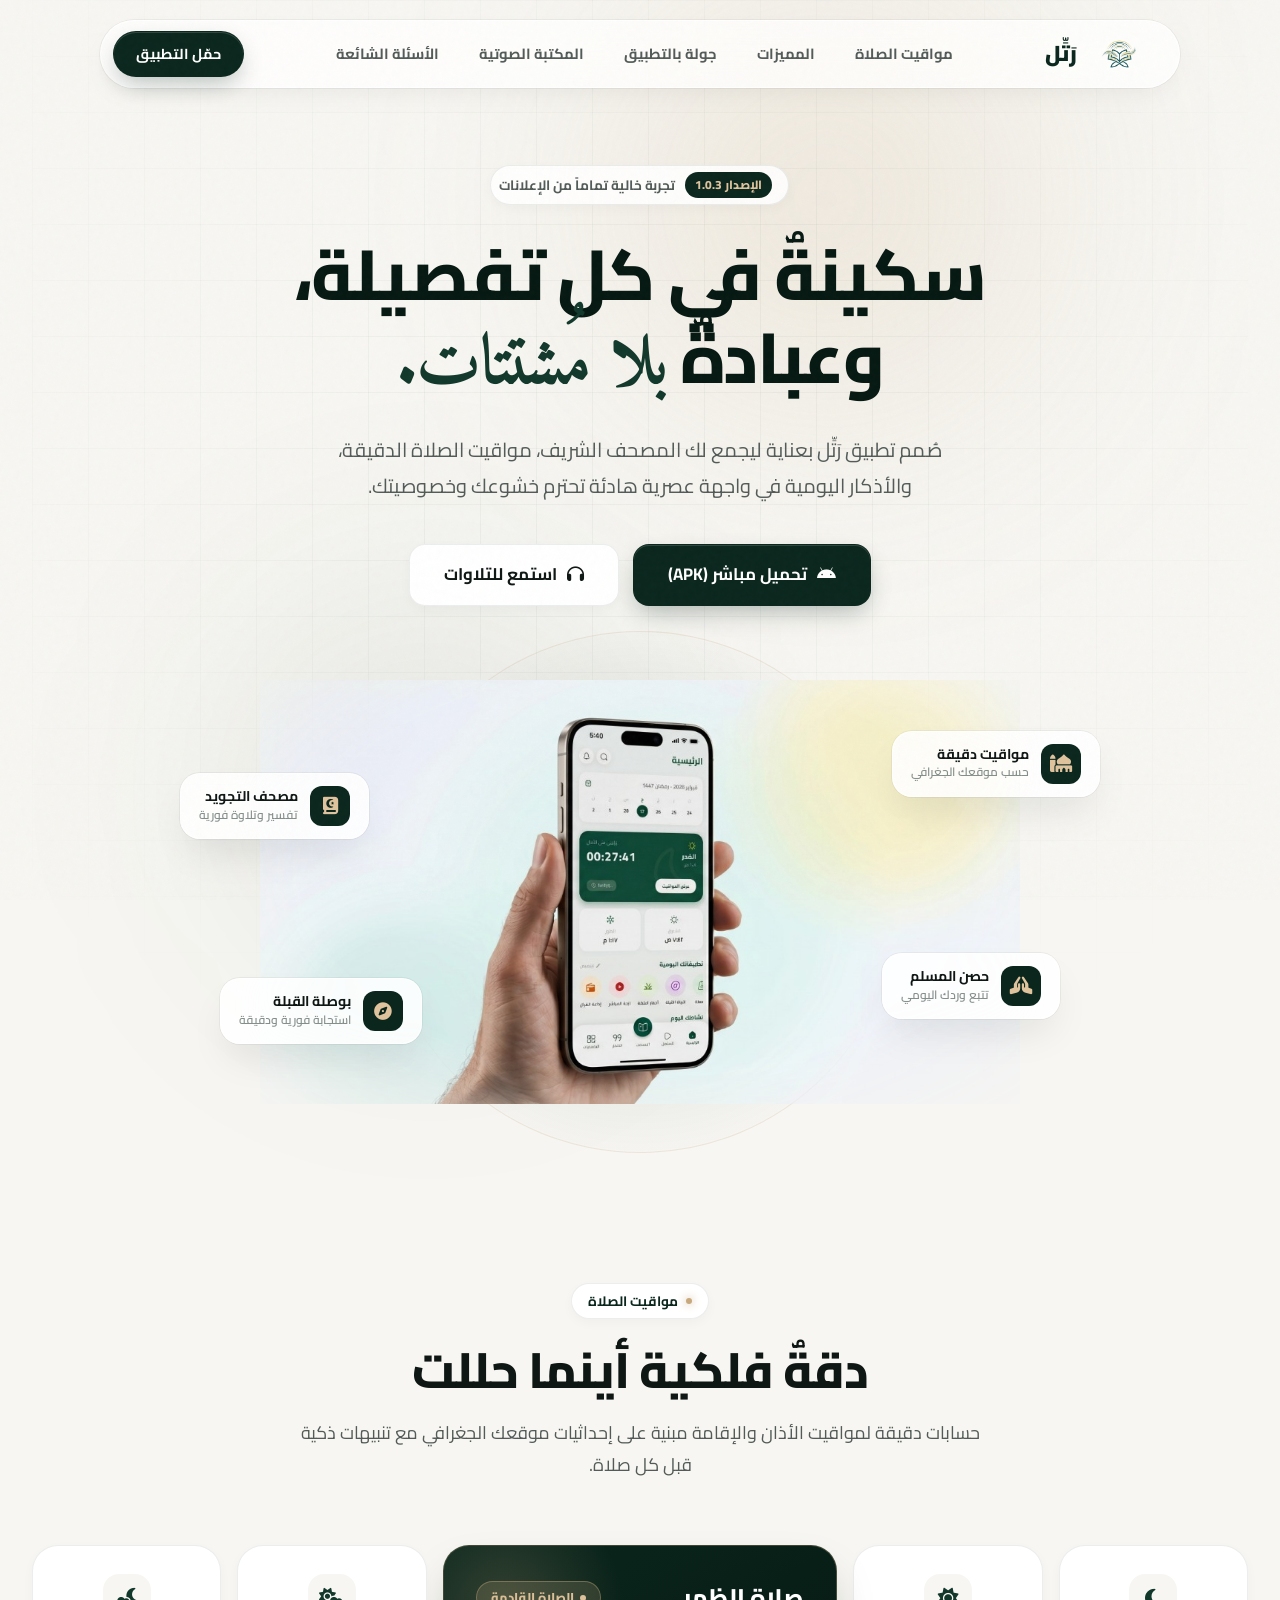
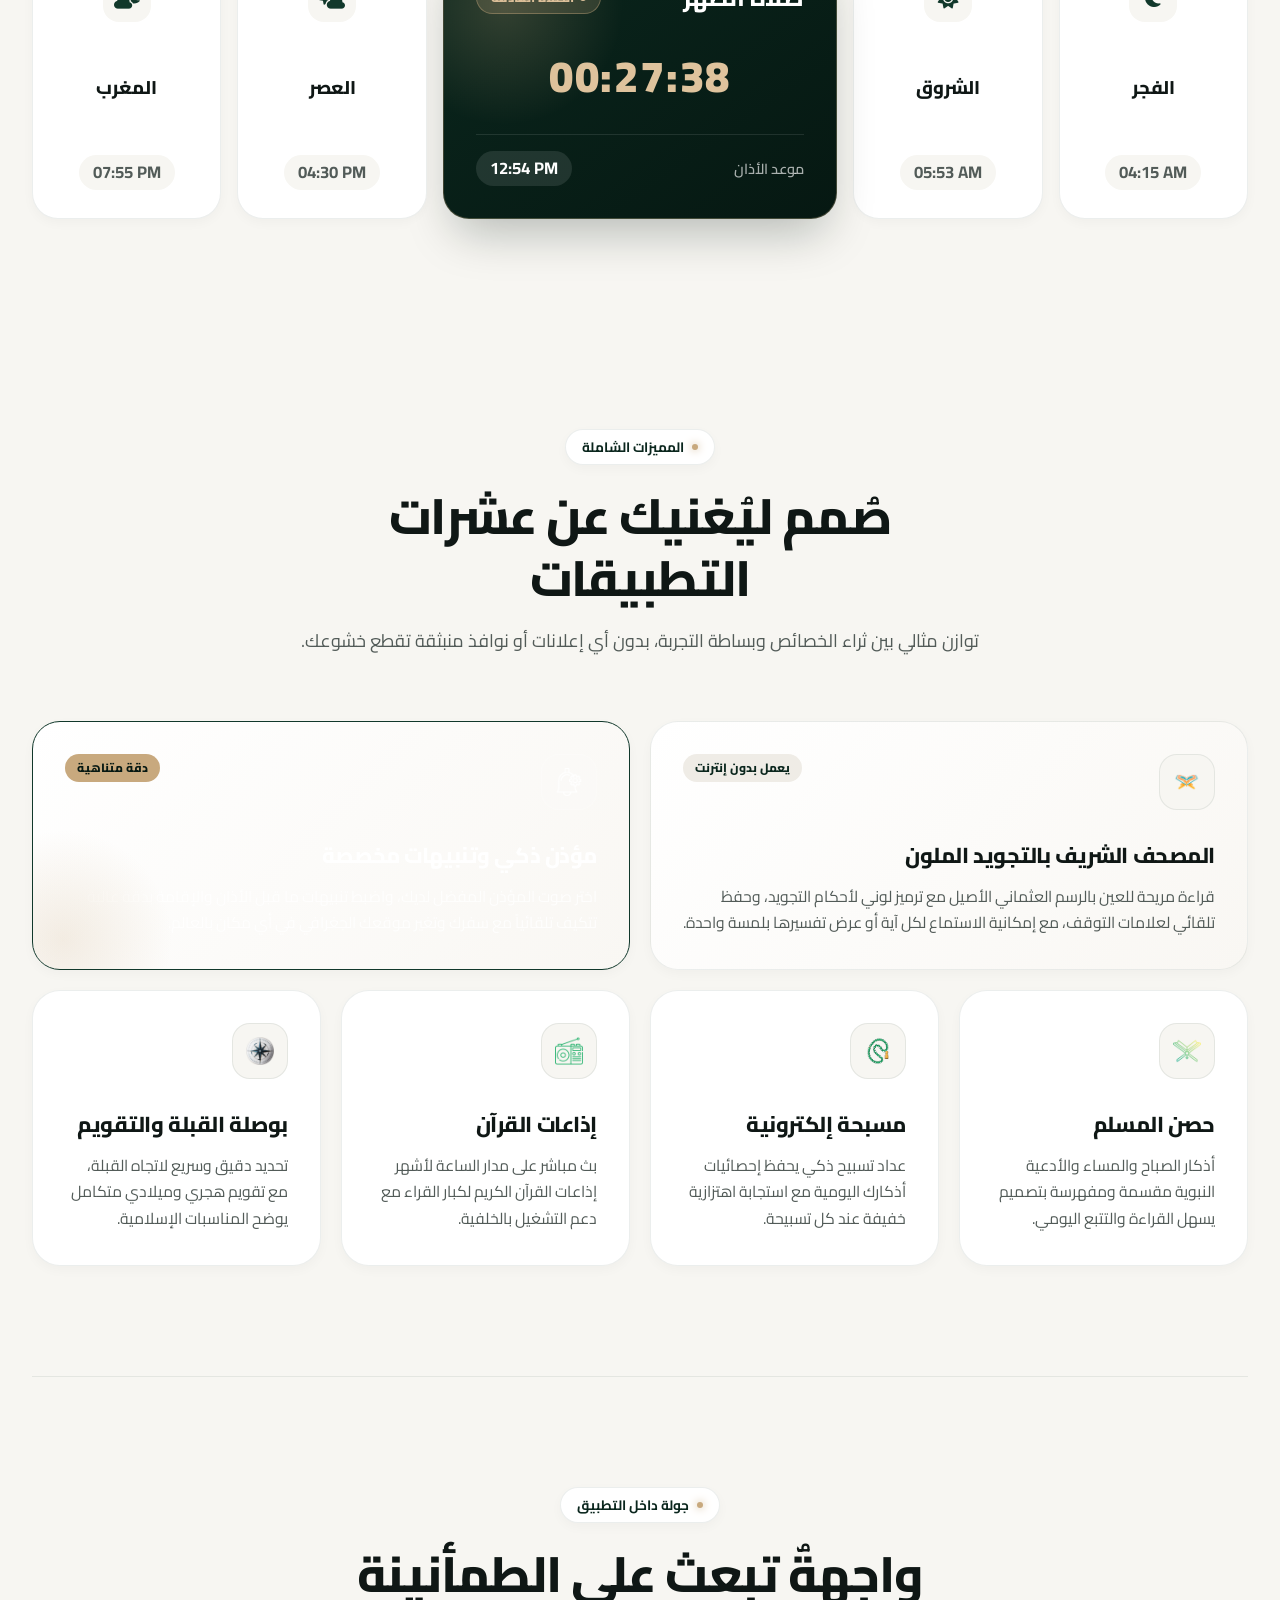
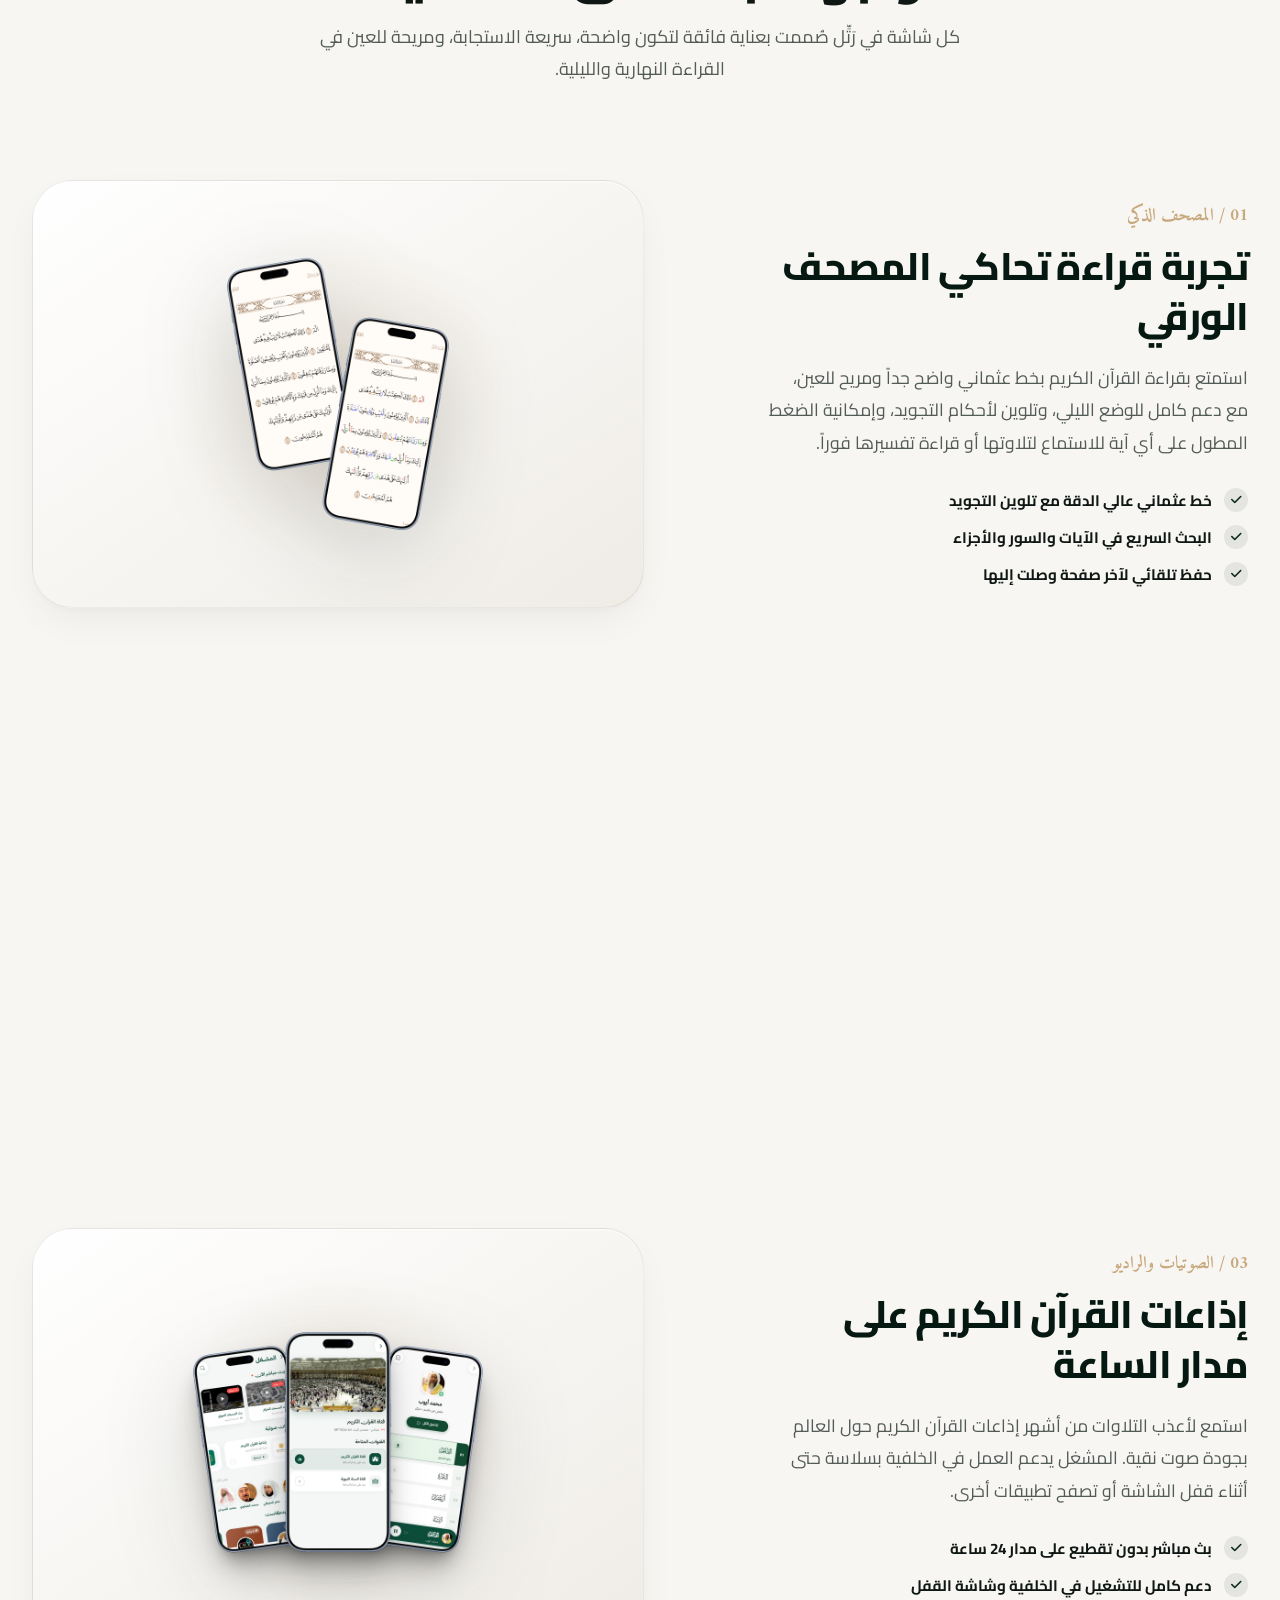
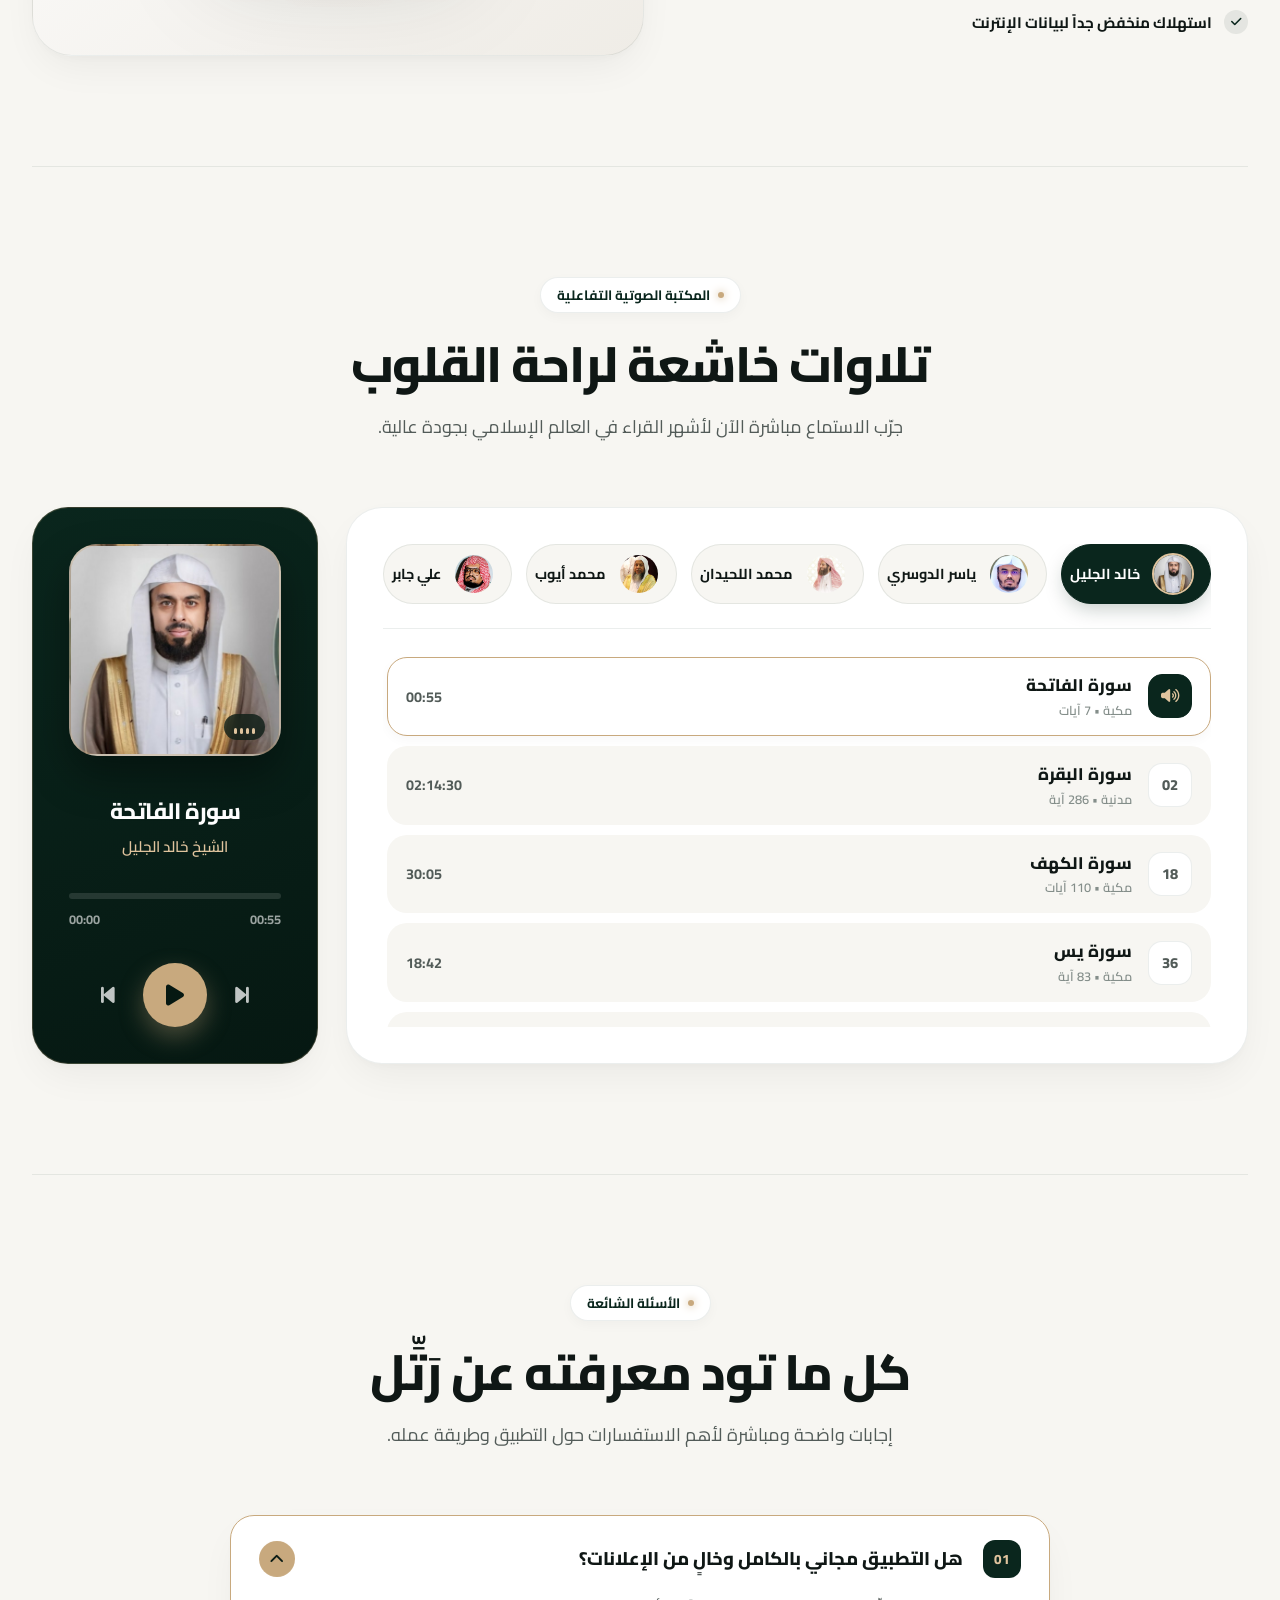
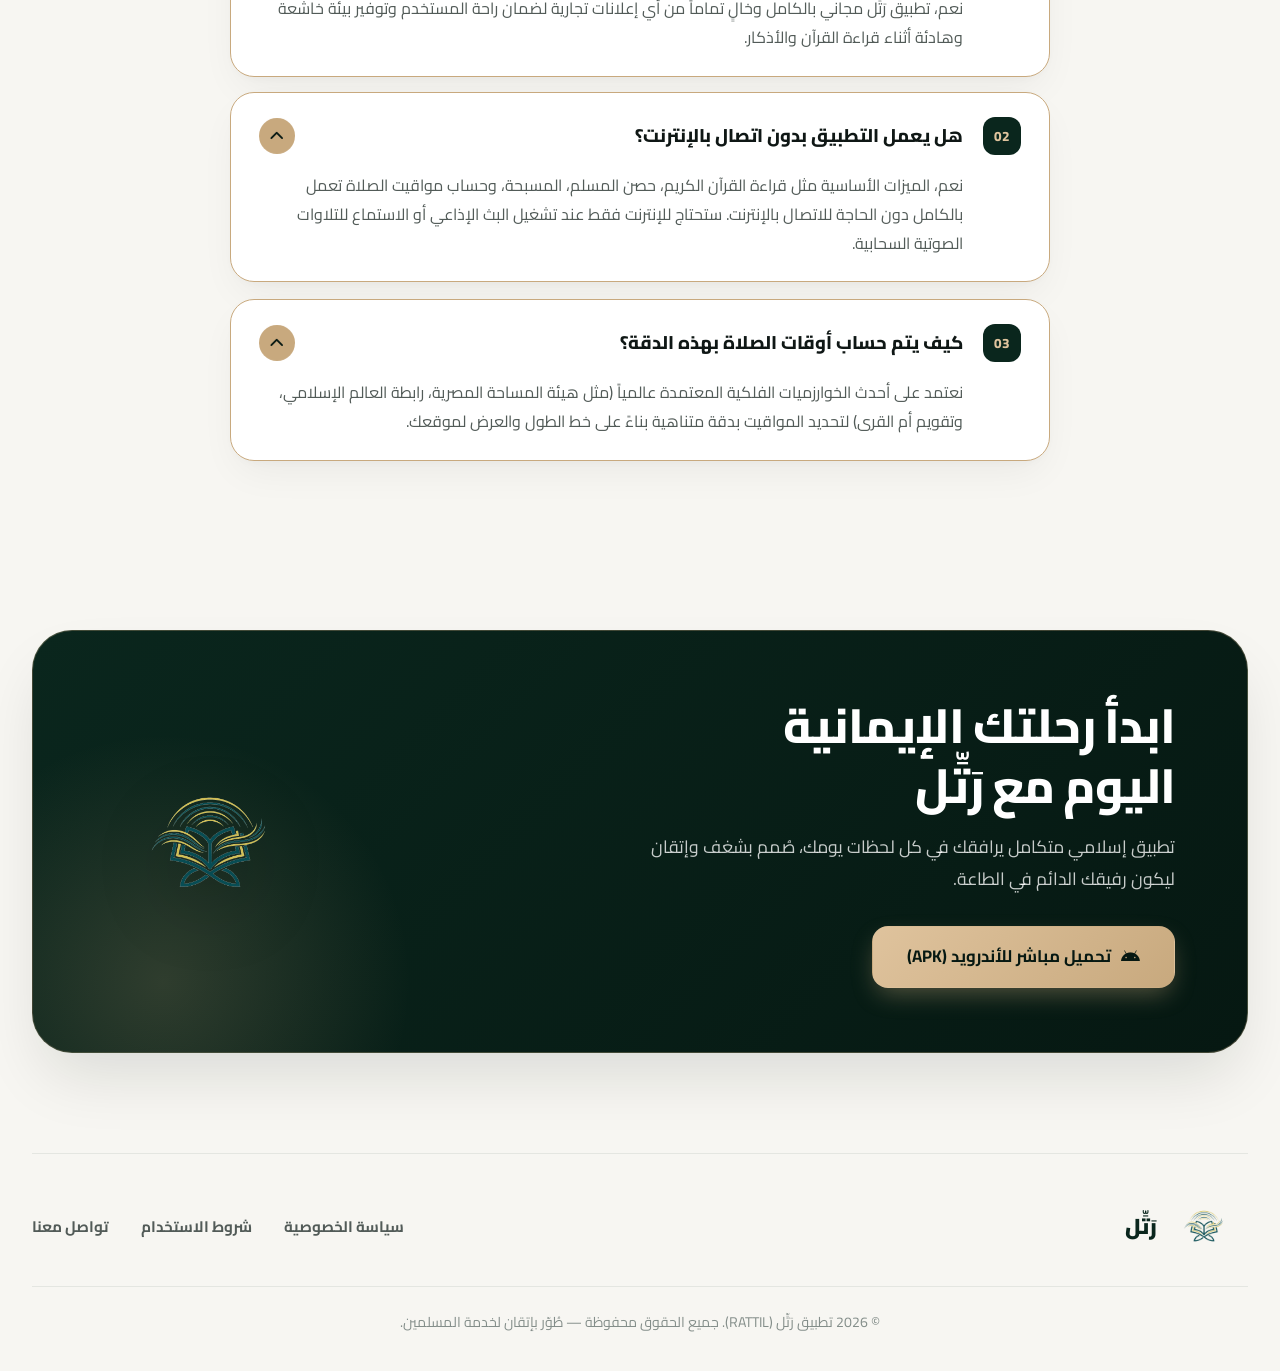
<file: index.html>
<!DOCTYPE html>
<html lang="ar" dir="rtl">

<head>
    <meta charset="UTF-8">
    <meta name="viewport" content="width=device-width, initial-scale=1.0">
    <title>رَتِّل | RATTIL - رفيقك الإيماني اليومي</title>
    <!-- Google Fonts: Cairo & Amiri for Editorial Spiritual Contrast -->
    <link rel="preconnect" href="https://fonts.googleapis.com">
    <link rel="preconnect" href="https://fonts.gstatic.com" crossorigin>
    <link href="https://fonts.googleapis.com/css2?family=Amiri:ital,wght@0,700;1,700&family=Cairo:wght@400;500;600;700;800;900&display=swap" rel="stylesheet">
    <!-- FontAwesome -->
    <link rel="stylesheet" href="https://cdnjs.cloudflare.com/ajax/libs/font-awesome/6.4.0/css/all.min.css">
    <!-- Custom CSS -->
    <link rel="stylesheet" href="assets/css/style.css">
    <link rel="icon" href="assets/images/rattil logo transparent.png" type="image/png">
</head>

<body>
    <!-- Floating Glassmorphic Pill Navbar -->
    <div class="navbar-wrapper">
        <nav class="navbar">
            <a href="#" class="logo">
                <img src="assets/images/rattil logo transparent.png" alt="Rattil Logo">
                <span class="logo-brand">رَتِّل</span>
            </a>
            <div class="nav-links">
                <a href="#prayers">مواقيت الصلاة</a>
                <a href="#features">المميزات</a>
                <a href="#showcase">جولة بالتطبيق</a>
                <a href="#audio">المكتبة الصوتية</a>
                <a href="#faq">الأسئلة الشائعة</a>
            </div>
            <div class="nav-actions">
                <a href="#download" class="btn btn-primary">حمّل التطبيق</a>
            </div>
        </nav>
    </div>

    <div class="container">
        <!-- Hero Section -->
        <header class="luxique-hero">
            <div class="hero-grid-bg"></div>
            <div class="luxique-glow glow-1"></div>
            <div class="luxique-glow glow-2"></div>

            <div class="hero-content reveal">
                <div class="version-pill">
                    <span class="version-badge">الإصدار 1.0.3</span>
                    <span class="version-text">تجربة خالية تماماً من الإعلانات</span>
                </div>
                <h1>سكينةٌ في كل تفصيلة،<br>وعبادةٌ <span class="serif-accent">بلا مُشتتات.</span></h1>
                <p class="hero-desc">صُمم تطبيق رَتِّل بعناية ليجمع لك المصحف الشريف، مواقيت الصلاة الدقيقة، والأذكار اليومية في واجهة عصرية هادئة تحترم خشوعك وخصوصيتك.</p>

                <div class="hero-buttons">
                    <a href="https://github.com/esm234/rattil-web/releases/download/v1.0.3/rattil.apk" class="btn btn-primary btn-lg" download>
                        <i class="fa-brands fa-android"></i> تحميل مباشر (APK)
                    </a>
                    <a href="#audio" class="btn btn-secondary btn-lg">
                        <i class="fa-solid fa-headphones"></i> استمع للتلاوات
                    </a>
                </div>
            </div>

            <!-- Central Phone Visual with Contextual Floating Badges -->
            <div class="hero-visual-center reveal-scale delay-1">
                <div class="phone-wrapper">
                    <img src="assets/images/hero-mockup.jpg" alt="Rattil App Interface" class="main-phone-img">
                </div>

                <!-- Floating Contextual Glass Cards -->
                <div class="float-card float-pos-1">
                    <div class="float-card-icon"><i class="fa-solid fa-mosque"></i></div>
                    <div class="float-card-text">
                        <strong>مواقيت دقيقة</strong>
                        <span>حسب موقعك الجغرافي</span>
                    </div>
                </div>
                <div class="float-card float-pos-2">
                    <div class="float-card-icon"><i class="fa-solid fa-book-quran"></i></div>
                    <div class="float-card-text">
                        <strong>مصحف التجويد</strong>
                        <span>تفسير وتلاوة فورية</span>
                    </div>
                </div>
                <div class="float-card float-pos-3">
                    <div class="float-card-icon"><i class="fa-solid fa-hands-praying"></i></div>
                    <div class="float-card-text">
                        <strong>حصن المسلم</strong>
                        <span>تتبع وردك اليومي</span>
                    </div>
                </div>
                <div class="float-card float-pos-4">
                    <div class="float-card-icon"><i class="fa-solid fa-compass"></i></div>
                    <div class="float-card-text">
                        <strong>بوصلة القبلة</strong>
                        <span>استجابة فورية ودقيقة</span>
                    </div>
                </div>
            </div>
        </header>

        <!-- Prayers Section -->
        <section id="prayers" class="prayers-section">
            <div class="section-header reveal">
                <div class="section-label">مواقيت الصلاة</div>
                <h2 class="section-title">دقةٌ فلكية أينما حللت</h2>
                <p class="section-subtitle">حسابات دقيقة لمواقيت الأذان والإقامة مبنية على إحداثيات موقعك الجغرافي مع تنبيهات ذكية قبل كل صلاة.</p>
            </div>

            <div class="prayer-row reveal delay-1">
                <div class="prayer-card">
                    <div class="p-icon-wrap"><i class="fa-solid fa-moon"></i></div>
                    <span class="p-name">الفجر</span>
                    <span class="p-time">04:15 AM</span>
                </div>
                
                <div class="prayer-card">
                    <div class="p-icon-wrap"><i class="fa-solid fa-sun"></i></div>
                    <span class="p-name">الشروق</span>
                    <span class="p-time">05:53 AM</span>
                </div>

                <div class="prayer-card active-card-light">
                    <div class="active-header">
                        <span class="p-name">صلاة الظهر</span>
                        <div class="active-tag">الصلاة القادمة</div>
                    </div>
                    <div class="active-timer">
                        <span class="countdown" id="live-countdown">00:27:41</span>
                    </div>
                    <div class="active-footer">
                        <span>موعد الأذان</span>
                        <span class="p-time">12:54 PM</span>
                    </div>
                </div>

                <div class="prayer-card">
                    <div class="p-icon-wrap"><i class="fa-solid fa-cloud-sun"></i></div>
                    <span class="p-name">العصر</span>
                    <span class="p-time">04:30 PM</span>
                </div>

                <div class="prayer-card">
                    <div class="p-icon-wrap"><i class="fa-solid fa-cloud-moon"></i></div>
                    <span class="p-name">المغرب</span>
                    <span class="p-time">07:55 PM</span>
                </div>
            </div>
        </section>

        <!-- Bento Grid Features Section -->
        <section id="features" class="features-section">
            <div class="section-header reveal">
                <div class="section-label">المميزات الشاملة</div>
                <h2 class="section-title">صُمم ليُغنيك عن عشرات التطبيقات</h2>
                <p class="section-subtitle">توازن مثالي بين ثراء الخصائص وبساطة التجربة، بدون أي إعلانات أو نوافذ منبثقة تقطع خشوعك.</p>
            </div>

            <div class="features-grid">
                <!-- Wide Bento Card 1 -->
                <div class="feature-card bento-wide reveal delay-1">
                    <div class="feat-top">
                        <div class="feat-icon"><img src="assets/images/quranlogo.png" alt="Quran" style="width:28px; height:28px; object-fit:contain;"></div>
                        <span class="feat-badge">يعمل بدون إنترنت</span>
                    </div>
                    <div>
                        <h3>المصحف الشريف بالتجويد الملون</h3>
                        <p>قراءة مريحة للعين بالرسم العثماني الأصيل مع ترميز لوني لأحكام التجويد، وحفظ تلقائي لعلامات التوقف، مع إمكانية الاستماع لكل آية أو عرض تفسيرها بلمسة واحدة.</p>
                    </div>
                </div>
                
                <!-- Highlighted Emerald Card -->
                <div class="feature-card highlighted-card bento-wide reveal delay-2">
                    <div class="feat-top">
                        <div class="feat-icon"><img src="assets/images/notifications.png" alt="Notifications" style="width:28px; height:28px; object-fit:contain; filter: brightness(0) invert(1);"></div>
                        <span class="feat-badge">دقة متناهية</span>
                    </div>
                    <div>
                        <h3>مؤذن ذكي وتنبيهات مخصصة</h3>
                        <p>اختر صوت المؤذن المفضل لديك، واضبط تنبيهات ما قبل الأذان والإقامة بدقة عالية تتكيف تلقائياً مع سفرك وتغير موقعك الجغرافي في أي مكان بالعالم.</p>
                    </div>
                </div>
                
                <!-- Standard Cards -->
                <div class="feature-card reveal delay-1">
                    <div class="feat-top">
                        <div class="feat-icon"><img src="assets/images/reading.png" alt="Adhkar" style="width:28px; height:28px; object-fit:contain;"></div>
                    </div>
                    <div>
                        <h3>حصن المسلم</h3>
                        <p>أذكار الصباح والمساء والأدعية النبوية مقسمة ومفهرسة بتصميم يسهل القراءة والتتبع اليومي.</p>
                    </div>
                </div>
                
                <div class="feature-card reveal delay-2">
                    <div class="feat-top">
                        <div class="feat-icon"><img src="assets/images/sibha.png" alt="Sibha" style="width:28px; height:28px; object-fit:contain;"></div>
                    </div>
                    <div>
                        <h3>مسبحة إلكترونية</h3>
                        <p>عداد تسبيح ذكي يحفظ إحصائيات أذكارك اليومية مع استجابة اهتزازية خفيفة عند كل تسبيحة.</p>
                    </div>
                </div>

                <div class="feature-card reveal delay-3">
                    <div class="feat-top">
                        <div class="feat-icon"><img src="assets/images/radio.png" alt="Radio" style="width:28px; height:28px; object-fit:contain;"></div>
                    </div>
                    <div>
                        <h3>إذاعات القرآن</h3>
                        <p>بث مباشر على مدار الساعة لأشهر إذاعات القرآن الكريم لكبار القراء مع دعم التشغيل بالخلفية.</p>
                    </div>
                </div>

                <div class="feature-card reveal delay-4">
                    <div class="feat-top">
                        <div class="feat-icon"><img src="assets/images/3d-compass.png" alt="Compass" style="width:28px; height:28px; object-fit:contain;"></div>
                    </div>
                    <div>
                        <h3>بوصلة القبلة والتقويم</h3>
                        <p>تحديد دقيق وسريع لاتجاه القبلة، مع تقويم هجري وميلادي متكامل يوضح المناسبات الإسلامية.</p>
                    </div>
                </div>
            </div>
        </section>

        <!-- App Showcase Section -->
        <section id="showcase" class="showcase-section">
            <div class="section-header reveal">
                <div class="section-label">جولة داخل التطبيق</div>
                <h2 class="section-title">واجهةٌ تبعث على الطمأنينة</h2>
                <p class="section-subtitle">كل شاشة في رَتِّل صُممت بعناية فائقة لتكون واضحة، سريعة الاستجابة، ومريحة للعين في القراءة النهارية والليلية.</p>
            </div>

            <!-- Row 1: Quran -->
            <div class="showcase-row">
                <div class="sc-content reveal-right">
                    <span class="sc-step">01 / المصحف الذكي</span>
                    <h3>تجربة قراءة تحاكي المصحف الورقي</h3>
                    <p>استمتع بقراءة القرآن الكريم بخط عثماني واضح جداً ومريح للعين، مع دعم كامل للوضع الليلي، وتلوين لأحكام التجويد، وإمكانية الضغط المطول على أي آية للاستماع لتلاوتها أو قراءة تفسيرها فوراً.</p>
                    <ul class="sc-highlights">
                        <li><i class="fa-solid fa-check"></i> خط عثماني عالي الدقة مع تلوين التجويد</li>
                        <li><i class="fa-solid fa-check"></i> البحث السريع في الآيات والسور والأجزاء</li>
                        <li><i class="fa-solid fa-check"></i> حفظ تلقائي لآخر صفحة وصلت إليها</li>
                    </ul>
                </div>
                <div class="sc-visual reveal-scale">
                    <img src="assets/images/quran-showcase.png" alt="Quran Screen" class="mockup-img">
                </div>
            </div>

            <!-- Row 2: Adhkar (Reversed) -->
            <div class="showcase-row reversed">
                <div class="sc-content reveal-left">
                    <span class="sc-step">02 / الأذكار والتسبيح</span>
                    <h3>حصن المسلم ووردك اليومي في جيبك</h3>
                    <p>واجهة مخصصة لقراءة أذكار الصباح والمساء بطريقة سلسة وتفاعلية. مع عداد تسبيح ذكي يتناقص تلقائياً عند اللمس، وميزة الاهتزاز الخفيف عند إتمام كل ذكر.</p>
                    <ul class="sc-highlights">
                        <li><i class="fa-solid fa-check"></i> عداد تفاعلي لكل ذكر مع تنبيه عند الانتهاء</li>
                        <li><i class="fa-solid fa-check"></i> إمكانية تعديل حجم الخط لراحة العين</li>
                        <li><i class="fa-solid fa-check"></i> تخريج الأحاديث وفضل كل ذكر</li>
                    </ul>
                </div>
                <div class="sc-visual reveal-scale">
                    <img src="assets/images/adhkar-showcase.png" alt="Adhkar Screen" class="mockup-img">
                </div>
            </div>

            <!-- Row 3: Radio -->
            <div class="showcase-row">
                <div class="sc-content reveal-right">
                    <span class="sc-step">03 / الصوتيات والراديو</span>
                    <h3>إذاعات القرآن الكريم على مدار الساعة</h3>
                    <p>استمع لأعذب التلاوات من أشهر إذاعات القرآن الكريم حول العالم بجودة صوت نقية. المشغل يدعم العمل في الخلفية بسلاسة حتى أثناء قفل الشاشة أو تصفح تطبيقات أخرى.</p>
                    <ul class="sc-highlights">
                        <li><i class="fa-solid fa-check"></i> بث مباشر بدون تقطيع على مدار 24 ساعة</li>
                        <li><i class="fa-solid fa-check"></i> دعم كامل للتشغيل في الخلفية وشاشة القفل</li>
                        <li><i class="fa-solid fa-check"></i> استهلاك منخفض جداً لبيانات الإنترنت</li>
                    </ul>
                </div>
                <div class="sc-visual reveal-scale">
                    <img src="assets/images/radio-showcase.png" alt="Radio Screen" class="mockup-img">
                </div>
            </div>
        </section>

        <!-- Interactive Audio Library Section -->
        <section id="audio" class="audio-section">
            <div class="section-header reveal">
                <div class="section-label">المكتبة الصوتية التفاعلية</div>
                <h2 class="section-title">تلاوات خاشعة لراحة القلوب</h2>
                <p class="section-subtitle">جرّب الاستماع مباشرة الآن لأشهر القراء في العالم الإسلامي بجودة عالية.</p>
            </div>

            <div class="audio-container reveal delay-1">
                <div class="light-glass">
                    <div class="reader-tabs">
                        <div class="tab active" data-server="https://server10.mp3quran.net/jleel/">
                            <img src="assets/images/خالد الجليل.jpg" alt="خالد الجليل">
                            <span>خالد الجليل</span>
                        </div>
                        <div class="tab" data-server="https://server11.mp3quran.net/yasser/">
                            <img src="assets/images/ياسر الدوسري.jpg" alt="ياسر الدوسري">
                            <span>ياسر الدوسري</span>
                        </div>
                        <div class="tab" data-server="https://server8.mp3quran.net/lhdan/">
                            <img src="assets/images/محمد اللحيدان.jpg" alt="محمد اللحيدان">
                            <span>محمد اللحيدان</span>
                        </div>
                        <div class="tab" data-server="https://server8.mp3quran.net/ayyub/">
                            <img src="assets/images/محمد أيوب.jpg" alt="محمد أيوب">
                            <span>محمد أيوب</span>
                        </div>
                        <div class="tab" data-server="https://server11.mp3quran.net/a_jbr/">
                            <img src="assets/images/علي جابر.jpg" alt="علي جابر">
                            <span>علي جابر</span>
                        </div>
                    </div>

                    <div class="surah-list">
                        <div class="surah-item active" data-surah="001" data-name="سورة الفاتحة" data-duration="00:55">
                            <div class="s-info-box">
                                <div class="s-num"><i class="fa-solid fa-volume-high"></i></div>
                                <div class="s-texts">
                                    <span class="s-name">سورة الفاتحة</span>
                                    <span class="s-type">مكية • 7 آيات</span>
                                </div>
                            </div>
                            <span class="s-time">00:55</span>
                        </div>
                        <div class="surah-item" data-surah="002" data-name="سورة البقرة" data-duration="02:14:30">
                            <div class="s-info-box">
                                <div class="s-num">02</div>
                                <div class="s-texts">
                                    <span class="s-name">سورة البقرة</span>
                                    <span class="s-type">مدنية • 286 آية</span>
                                </div>
                            </div>
                            <span class="s-time">02:14:30</span>
                        </div>
                        <div class="surah-item" data-surah="018" data-name="سورة الكهف" data-duration="30:05">
                            <div class="s-info-box">
                                <div class="s-num">18</div>
                                <div class="s-texts">
                                    <span class="s-name">سورة الكهف</span>
                                    <span class="s-type">مكية • 110 آيات</span>
                                </div>
                            </div>
                            <span class="s-time">30:05</span>
                        </div>
                        <div class="surah-item" data-surah="036" data-name="سورة يس" data-duration="18:42">
                            <div class="s-info-box">
                                <div class="s-num">36</div>
                                <div class="s-texts">
                                    <span class="s-name">سورة يس</span>
                                    <span class="s-type">مكية • 83 آية</span>
                                </div>
                            </div>
                            <span class="s-time">18:42</span>
                        </div>
                        <div class="surah-item" data-surah="055" data-name="سورة الرحمن" data-duration="14:15">
                            <div class="s-info-box">
                                <div class="s-num">55</div>
                                <div class="s-texts">
                                    <span class="s-name">سورة الرحمن</span>
                                    <span class="s-type">مدنية • 78 آية</span>
                                </div>
                            </div>
                            <span class="s-time">14:15</span>
                        </div>
                    </div>
                </div>

                <!-- Studio Player Card -->
                <div class="player-box light-glass" id="player-card">
                    <div class="light-album" id="album-art" style="background: url('assets/images/خالد الجليل.jpg') center/cover;">
                        <div class="soundwave">
                            <span></span><span></span><span></span><span></span>
                        </div>
                    </div>
                    <div class="player-details text-center">
                        <h4 id="current-surah-title">سورة الفاتحة</h4>
                        <p id="current-reciter-name">الشيخ خالد الجليل</p>
                    </div>
                    <div class="player-progress">
                        <div class="progress-track" id="progress-track">
                            <div class="progress-fill" id="progress-fill"></div>
                        </div>
                        <div class="time-flex">
                            <span id="current-time">00:00</span>
                            <span id="total-duration">00:55</span>
                        </div>
                    </div>
                    <div class="player-controls">
                        <button id="prev-btn" title="السابق"><i class="fa-solid fa-backward-step"></i></button>
                        <button class="play-btn" id="play-pause-btn" title="تشغيل / إيقاف"><i class="fa-solid fa-play"></i></button>
                        <button id="next-btn" title="التالي"><i class="fa-solid fa-forward-step"></i></button>
                    </div>
                    <audio id="quran-audio" preload="none"></audio>
                </div>
            </div>
        </section>

        <!-- FAQ Section -->
        <section id="faq" class="faq-section">
            <div class="section-header reveal">
                <div class="section-label">الأسئلة الشائعة</div>
                <h2 class="section-title">كل ما تود معرفته عن رَتِّل</h2>
                <p class="section-subtitle">إجابات واضحة ومباشرة لأهم الاستفسارات حول التطبيق وطريقة عمله.</p>
            </div>

            <div class="faq-list">
                <div class="faq-item active reveal delay-1">
                    <div class="faq-header">
                        <span class="faq-num">01</span>
                        <div class="faq-question">هل التطبيق مجاني بالكامل وخالٍ من الإعلانات؟</div>
                        <button class="faq-toggle"><i class="fa-solid fa-chevron-down"></i></button>
                    </div>
                    <div class="faq-body">
                        <p>نعم، تطبيق رَتِّل مجاني بالكامل وخالٍ تماماً من أي إعلانات تجارية لضمان راحة المستخدم وتوفير بيئة خاشعة وهادئة أثناء قراءة القرآن والأذكار.</p>
                    </div>
                </div>

                <div class="faq-item reveal delay-2">
                    <div class="faq-header">
                        <span class="faq-num">02</span>
                        <div class="faq-question">هل يعمل التطبيق بدون اتصال بالإنترنت؟</div>
                        <button class="faq-toggle"><i class="fa-solid fa-chevron-down"></i></button>
                    </div>
                    <div class="faq-body">
                        <p>نعم، الميزات الأساسية مثل قراءة القرآن الكريم، حصن المسلم، المسبحة، وحساب مواقيت الصلاة تعمل بالكامل دون الحاجة للاتصال بالإنترنت. ستحتاج للإنترنت فقط عند تشغيل البث الإذاعي أو الاستماع للتلاوات الصوتية السحابية.</p>
                    </div>
                </div>

                <div class="faq-item reveal delay-3">
                    <div class="faq-header">
                        <span class="faq-num">03</span>
                        <div class="faq-question">كيف يتم حساب أوقات الصلاة بهذه الدقة؟</div>
                        <button class="faq-toggle"><i class="fa-solid fa-chevron-down"></i></button>
                    </div>
                    <div class="faq-body">
                        <p>نعتمد على أحدث الخوارزميات الفلكية المعتمدة عالمياً (مثل هيئة المساحة المصرية، رابطة العالم الإسلامي، وتقويم أم القرى) لتحديد المواقيت بدقة متناهية بناءً على خط الطول والعرض لموقعك.</p>
                    </div>
                </div>
            </div>
        </section>

        <!-- Bottom CTA -->
        <section id="download" class="bottom-cta reveal-scale">
            <div class="cta-inner">
                <div class="cta-content">
                    <h2>ابدأ رحلتك الإيمانية<br>اليوم مع رَتِّل</h2>
                    <p>تطبيق إسلامي متكامل يرافقك في كل لحظات يومك، صُمم بشغف وإتقان ليكون رفيقك الدائم في الطاعة.</p>
                    <a href="https://github.com/esm234/rattil-web/releases/download/v1.0.3/rattil.apk" class="btn btn-gold btn-lg" download>
                        <i class="fa-brands fa-android"></i> تحميل مباشر للأندرويد (APK)
                    </a>
                </div>
                <div class="cta-visual">
                    <img src="assets/images/rattil logo transparent.png" alt="Rattil App">
                </div>
            </div>
        </section>

        <!-- Footer -->
        <footer class="footer">
            <div class="footer-top">
                <a href="#" class="logo">
                    <img src="assets/images/rattil logo transparent.png" alt="Rattil Logo" style="height: 48px; object-fit: contain;">
                    <span class="logo-brand">رَتِّل</span>
                </a>
                <div class="footer-links">
                    <a href="privacy.html">سياسة الخصوصية</a>
                    <a href="terms.html">شروط الاستخدام</a>
                    <a href="mailto:support@rattil.com">تواصل معنا</a>
                </div>
            </div>
            <div class="footer-bottom">
                &copy; 2026 تطبيق رَتِّل (RATTIL). جميع الحقوق محفوظة — طُوّر بإتقان لخدمة المسلمين.
            </div>
        </footer>
    </div>

    <!-- Interactive Scripts -->
    <script>
        // 1. Smooth FAQ Accordion
        document.querySelectorAll('.faq-header').forEach(header => {
            header.addEventListener('click', () => {
                const item = header.parentElement;
                document.querySelectorAll('.faq-item').forEach(otherItem => {
                    if (otherItem !== item) otherItem.classList.remove('active');
                });
                item.classList.toggle('active');
            });
        });

        // 2. Live Prayer Countdown Timer
        const countdownEl = document.getElementById('live-countdown');
        let totalSeconds = (27 * 60) + 41; // Starting from 00:27:41
        setInterval(() => {
            if (totalSeconds <= 0) totalSeconds = 3600;
            totalSeconds--;
            const hrs = String(Math.floor(totalSeconds / 3600)).padStart(2, '0');
            const mins = String(Math.floor((totalSeconds % 3600) / 60)).padStart(2, '0');
            const secs = String(totalSeconds % 60).padStart(2, '0');
            if (countdownEl) countdownEl.textContent = `${hrs}:${mins}:${secs}`;
        }, 1000);

        // 3. Functional Quran Audio Player
        const audio = document.getElementById('quran-audio');
        const playBtn = document.getElementById('play-pause-btn');
        const playIcon = playBtn.querySelector('i');
        const playerCard = document.getElementById('player-card');
        const albumArt = document.getElementById('album-art');
        const surahTitleEl = document.getElementById('current-surah-title');
        const reciterNameEl = document.getElementById('current-reciter-name');
        const progressFill = document.getElementById('progress-fill');
        const progressTrack = document.getElementById('progress-track');
        const currentTimeEl = document.getElementById('current-time');
        const totalDurationEl = document.getElementById('total-duration');

        const reciterTabs = document.querySelectorAll('.reader-tabs .tab');
        const surahItems = document.querySelectorAll('.surah-item');

        let currentServer = 'https://server10.mp3quran.net/jleel/';
        let currentSurahCode = '001';

        function formatTime(sec) {
            if (isNaN(sec)) return "00:00";
            const m = Math.floor(sec / 60);
            const s = Math.floor(sec % 60);
            return `${String(m).padStart(2, '0')}:${String(s).padStart(2, '0')}`;
        }

        function loadTrack(autoPlay = false) {
            audio.src = `${currentServer}${currentSurahCode}.mp3`;
            progressFill.style.width = '0%';
            currentTimeEl.textContent = '00:00';
            if (autoPlay) {
                audio.play().then(() => {
                    playIcon.classList.replace('fa-play', 'fa-pause');
                    playerCard.classList.add('is-playing');
                }).catch(() => {});
            }
        }

        // Initialize first track URL
        loadTrack(false);

        playBtn.addEventListener('click', () => {
            if (audio.paused) {
                audio.play();
                playIcon.classList.replace('fa-play', 'fa-pause');
                playerCard.classList.add('is-playing');
            } else {
                audio.pause();
                playIcon.classList.replace('fa-pause', 'fa-play');
                playerCard.classList.remove('is-playing');
            }
        });

        audio.addEventListener('timeupdate', () => {
            if (audio.duration) {
                const percent = (audio.currentTime / audio.duration) * 100;
                progressFill.style.width = `${percent}%`;
                currentTimeEl.textContent = formatTime(audio.currentTime);
            }
        });

        audio.addEventListener('ended', () => {
            playIcon.classList.replace('fa-pause', 'fa-play');
            playerCard.classList.remove('is-playing');
            progressFill.style.width = '0%';
        });

        progressTrack.addEventListener('click', (e) => {
            if (!audio.duration) return;
            const rect = progressTrack.getBoundingClientRect();
            const clickX = e.clientX - rect.left;
            audio.currentTime = (clickX / rect.width) * audio.duration;
        });

        // Switch Reciter
        reciterTabs.forEach(tab => {
            tab.addEventListener('click', () => {
                if (tab.classList.contains('active')) return;
                reciterTabs.forEach(t => t.classList.remove('active'));
                tab.classList.add('active');

                currentServer = tab.dataset.server;
                const reciterName = tab.querySelector('span').innerText;
                const reciterImg = tab.querySelector('img').src;

                albumArt.style.opacity = '0';
                albumArt.style.transform = 'scale(0.95)';
                setTimeout(() => {
                    albumArt.style.background = `url('${reciterImg}') center/cover`;
                    reciterNameEl.innerText = `الشيخ ${reciterName}`;
                    albumArt.style.opacity = '1';
                    albumArt.style.transform = 'scale(1)';
                }, 220);

                loadTrack(!audio.paused);
            });
        });

        // Switch Surah
        surahItems.forEach((item, index) => {
            item.addEventListener('click', () => {
                surahItems.forEach(s => {
                    s.classList.remove('active');
                    const numBox = s.querySelector('.s-num');
                    numBox.innerHTML = s.dataset.surah.slice(1);
                });

                item.classList.add('active');
                item.querySelector('.s-num').innerHTML = '<i class="fa-solid fa-volume-high"></i>';

                currentSurahCode = item.dataset.surah;
                surahTitleEl.innerText = item.dataset.name;
                totalDurationEl.innerText = item.dataset.duration;

                loadTrack(true);
            });
        });

        // Next / Prev Buttons
        document.getElementById('next-btn').addEventListener('click', () => {
            const activeIndex = [...surahItems].findIndex(el => el.classList.contains('active'));
            const nextIndex = (activeIndex + 1) % surahItems.length;
            surahItems[nextIndex].click();
        });

        document.getElementById('prev-btn').addEventListener('click', () => {
            const activeIndex = [...surahItems].findIndex(el => el.classList.contains('active'));
            const prevIndex = (activeIndex - 1 + surahItems.length) % surahItems.length;
            surahItems[prevIndex].click();
        });

        // 4. Intersection Observer for Scroll Reveals
        const observer = new IntersectionObserver((entries) => {
            entries.forEach(entry => {
                if (entry.isIntersecting) {
                    entry.target.classList.add('active');
                    observer.unobserve(entry.target);
                }
            });
        }, { threshold: 0.12, rootMargin: "0px 0px -60px 0px" });

        document.querySelectorAll(".reveal, .reveal-scale, .reveal-left, .reveal-right").forEach(el => {
            observer.observe(el);
        });
    </script>
</body>

</html>
</file>
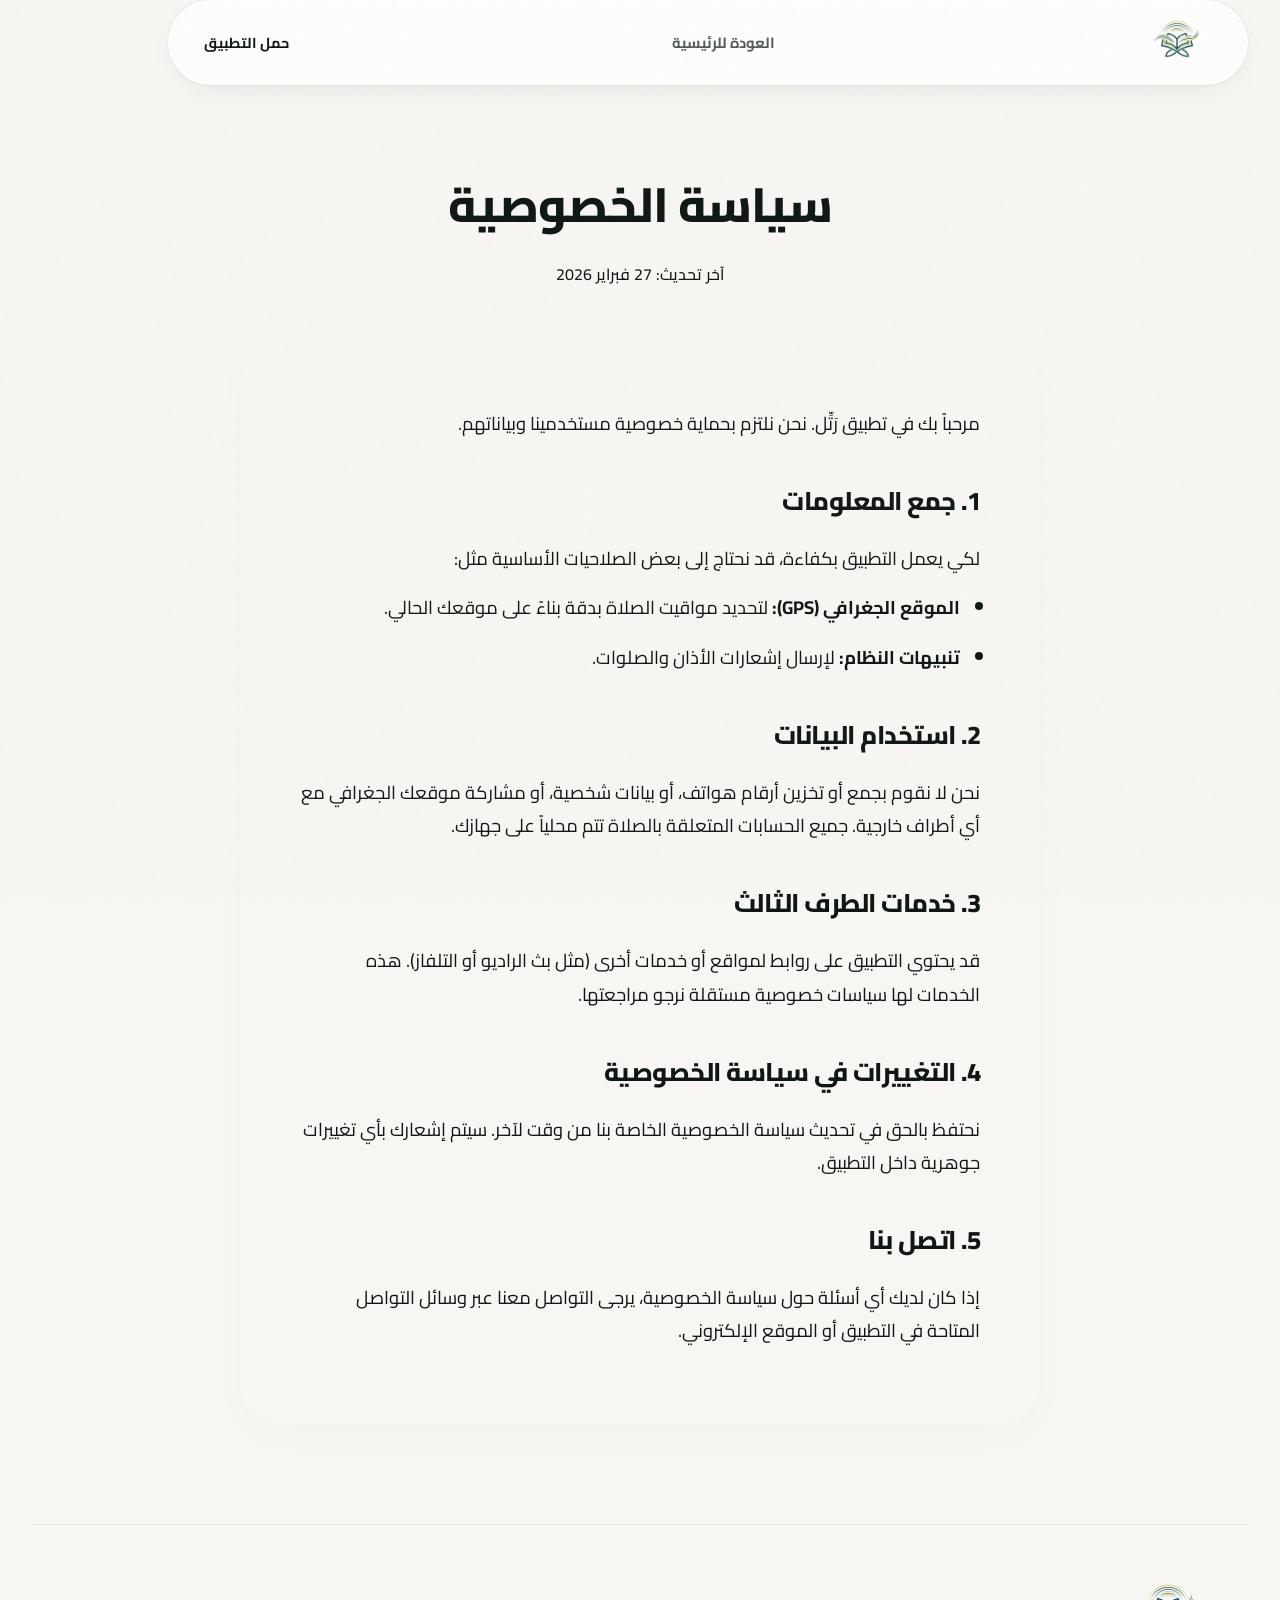
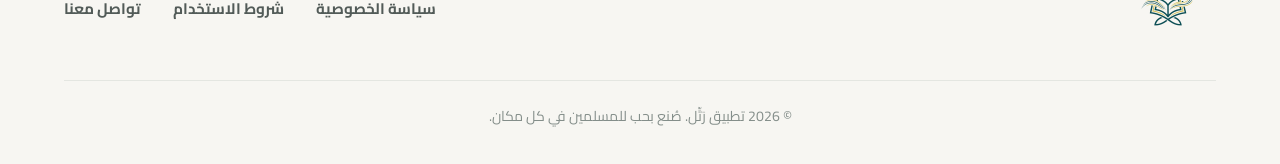
<file: privacy.html>
<!DOCTYPE html>
<html lang="ar" dir="rtl">

<head>
    <meta charset="UTF-8">
    <meta name="viewport" content="width=device-width, initial-scale=1.0">
    <title>سياسة الخصوصية | تطبيق رَتِّل</title>
    <!-- Cairo Font -->
    <link href="https://fonts.googleapis.com/css2?family=Cairo:wght@400;500;600;700;800;900&display=swap" rel="stylesheet">
    <!-- FontAwesome -->
    <link rel="stylesheet" href="https://cdnjs.cloudflare.com/ajax/libs/font-awesome/6.4.0/css/all.min.css">
    <!-- Custom CSS -->
    <link rel="stylesheet" href="assets/css/style.css">
    <!-- Favicon -->
    <link rel="icon" href="assets/images/rattil logo transparent.png" type="image/png">
    <style>
        .legal-page {
            padding: 80px 0 100px;
        }

        .legal-header {
            text-align: center;
            margin-bottom: 60px;
        }

        .legal-header h1 {
            font-size: 3rem;
            color: var(--text-dark);
            margin-bottom: 16px;
        }

        .legal-content {
            max-width: 800px;
            margin: 0 auto;
            background: var(--card-bg);
            padding: 60px;
            border-radius: 40px;
            box-shadow: 0 10px 40px rgba(0, 0, 0, 0.02);
            border: 1px solid var(--border-color);
            text-align: right;
        }

        .legal-content h3 {
            font-size: 1.6rem;
            color: var(--accent-green);
            margin: 40px 0 20px;
        }

        .legal-content p,
        .legal-content li {
            color: var(--text-gray);
            font-size: 1.15rem;
            margin-bottom: 16px;
            line-height: 1.8;
        }

        .legal-content ul {
            padding-right: 20px;
            list-style: disc;
        }

        .last-updated {
            color: var(--text-gray);
            font-size: 1rem;
            text-align: center;
            margin-bottom: 32px;
            font-weight: 500;
        }
    </style>
</head>

<body>
    <div class="container">
        <!-- Navbar -->
        <nav class="navbar">
            <div class="logo">
                <a href="index.html">
                    <img src="assets/images/rattil logo transparent.png" alt="Rattil Logo" style="height: 56px; object-fit: contain;">
                </a>
            </div>
            <div class="nav-links">
                <a href="index.html">العودة للرئيسية</a>
            </div>
            <div class="nav-actions">
                <a href="index.html#download" class="btn btn-black">حمل التطبيق</a>
            </div>
        </nav>

    <main class="legal-page">
        <div class="container">
            <div class="legal-header">
                <h1>سياسة الخصوصية</h1>
                <p class="last-updated">آخر تحديث: 27 فبراير 2026</p>
            </div>

            <div class="legal-content">
                <p>مرحباً بك في تطبيق رَتِّل. نحن نلتزم بحماية خصوصية مستخدمينا وبياناتهم.</p>

                <h3>1. جمع المعلومات</h3>
                <p>لكي يعمل التطبيق بكفاءة، قد نحتاج إلى بعض الصلاحيات الأساسية مثل:</p>
                <ul>
                    <li><strong>الموقع الجغرافي (GPS):</strong> لتحديد مواقيت الصلاة بدقة بناءً على موقعك الحالي.</li>
                    <li><strong>تنبيهات النظام:</strong> لإرسال إشعارات الأذان والصلوات.</li>
                </ul>

                <h3>2. استخدام البيانات</h3>
                <p>نحن لا نقوم بجمع أو تخزين أرقام هواتف، أو بيانات شخصية، أو مشاركة موقعك الجغرافي مع أي أطراف خارجية.
                    جميع الحسابات المتعلقة بالصلاة تتم محلياً على جهازك.</p>

                <h3>3. خدمات الطرف الثالث</h3>
                <p>قد يحتوي التطبيق على روابط لمواقع أو خدمات أخرى (مثل بث الراديو أو التلفاز). هذه الخدمات لها سياسات
                    خصوصية مستقلة نرجو مراجعتها.</p>

                <h3>4. التغييرات في سياسة الخصوصية</h3>
                <p>نحتفظ بالحق في تحديث سياسة الخصوصية الخاصة بنا من وقت لآخر. سيتم إشعارك بأي تغييرات جوهرية داخل
                    التطبيق.</p>

                <h3>5. اتصل بنا</h3>
                <p>إذا كان لديك أي أسئلة حول سياسة الخصوصية، يرجى التواصل معنا عبر وسائل التواصل المتاحة في التطبيق أو
                    الموقع الإلكتروني.</p>
            </div>
        </div>
    </main>

    <!-- Footer -->
    <footer class="footer">
        <div class="container">
            <div class="footer-top">
                <div class="footer-col">
                    <img src="assets/images/rattil logo transparent.png" alt="Rattil Logo" style="height: 64px; object-fit: contain;">
                </div>
                <div class="footer-links">
                    <a href="privacy.html">سياسة الخصوصية</a>
                    <a href="terms.html">شروط الاستخدام</a>
                    <a href="mailto:support@rattil.com">تواصل معنا</a>
                </div>
            </div>
            <div class="footer-bottom">
                <p>&copy; 2026 تطبيق رَتِّل. صُنع بحب للمسلمين في كل مكان.</p>
            </div>
        </div>
    </footer>
</div>
</body>
</html>
</file>
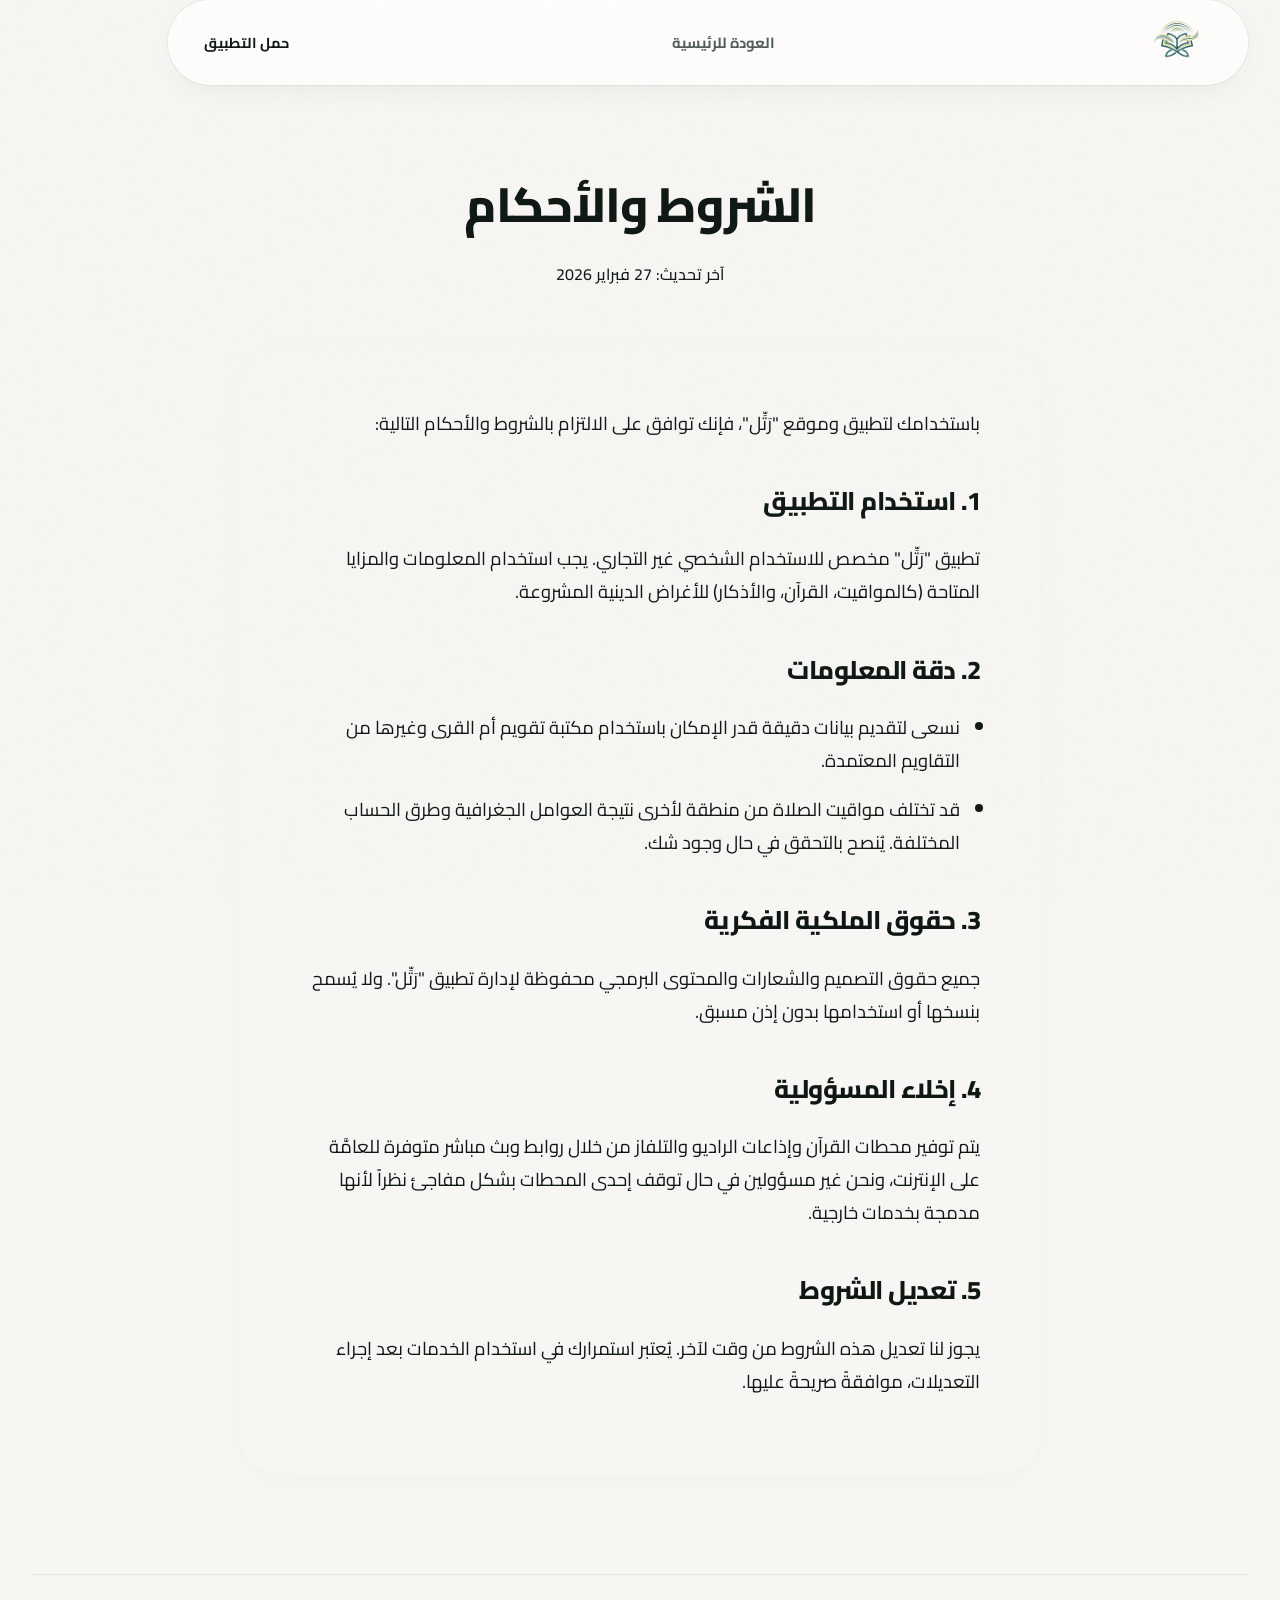
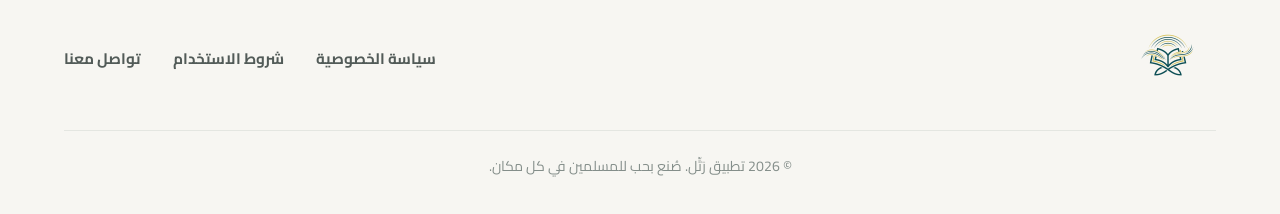
<file: terms.html>
<!DOCTYPE html>
<html lang="ar" dir="rtl">

<head>
    <meta charset="UTF-8">
    <meta name="viewport" content="width=device-width, initial-scale=1.0">
    <title>الشروط والأحكام | تطبيق رَتِّل</title>
    <!-- Cairo Font -->
    <link href="https://fonts.googleapis.com/css2?family=Cairo:wght@400;500;600;700;800;900&display=swap" rel="stylesheet">
    <!-- FontAwesome -->
    <link rel="stylesheet" href="https://cdnjs.cloudflare.com/ajax/libs/font-awesome/6.4.0/css/all.min.css">
    <!-- Custom CSS -->
    <link rel="stylesheet" href="assets/css/style.css">
    <!-- Favicon -->
    <link rel="icon" href="assets/images/rattil logo transparent.png" type="image/png">
    <style>
        .legal-page {
            padding: 80px 0 100px;
        }

        .legal-header {
            text-align: center;
            margin-bottom: 60px;
        }

        .legal-header h1 {
            font-size: 3rem;
            color: var(--text-dark);
            margin-bottom: 16px;
        }

        .legal-content {
            max-width: 800px;
            margin: 0 auto;
            background: var(--card-bg);
            padding: 60px;
            border-radius: 40px;
            box-shadow: 0 10px 40px rgba(0, 0, 0, 0.02);
            border: 1px solid var(--border-color);
            text-align: right;
        }

        .legal-content h3 {
            font-size: 1.6rem;
            color: var(--accent-green);
            margin: 40px 0 20px;
        }

        .legal-content p,
        .legal-content li {
            color: var(--text-gray);
            font-size: 1.15rem;
            margin-bottom: 16px;
            line-height: 1.8;
        }

        .legal-content ul {
            padding-right: 20px;
            list-style: disc;
        }

        .last-updated {
            color: var(--text-gray);
            font-size: 1rem;
            text-align: center;
            margin-bottom: 32px;
            font-weight: 500;
        }
    </style>
</head>

<body>
    <div class="container">
        <!-- Navbar -->
        <nav class="navbar">
            <div class="logo">
                <a href="index.html">
                    <img src="assets/images/rattil logo transparent.png" alt="Rattil Logo" style="height: 56px; object-fit: contain;">
                </a>
            </div>
            <div class="nav-links">
                <a href="index.html">العودة للرئيسية</a>
            </div>
            <div class="nav-actions">
                <a href="index.html#download" class="btn btn-black">حمل التطبيق</a>
            </div>
        </nav>

    <main class="legal-page">
        <div class="container">
            <div class="legal-header">
                <h1>الشروط والأحكام</h1>
                <p class="last-updated">آخر تحديث: 27 فبراير 2026</p>
            </div>

            <div class="legal-content">
                <p>باستخدامك لتطبيق وموقع "رَتِّل"، فإنك توافق على الالتزام بالشروط والأحكام التالية:</p>

                <h3>1. استخدام التطبيق</h3>
                <p>تطبيق "رَتِّل" مخصص للاستخدام الشخصي غير التجاري. يجب استخدام المعلومات والمزايا المتاحة (كالمواقيت،
                    القرآن، والأذكار) للأغراض الدينية المشروعة.</p>

                <h3>2. دقة المعلومات</h3>
                <ul>
                    <li>نسعى لتقديم بيانات دقيقة قدر الإمكان باستخدام مكتبة تقويم أم القرى وغيرها من التقاويم المعتمدة.
                    </li>
                    <li>قد تختلف مواقيت الصلاة من منطقة لأخرى نتيجة العوامل الجغرافية وطرق الحساب المختلفة. يُنصح
                        بالتحقق في حال وجود شك.</li>
                </ul>

                <h3>3. حقوق الملكية الفكرية</h3>
                <p>جميع حقوق التصميم والشعارات والمحتوى البرمجي محفوظة لإدارة تطبيق "رَتِّل". ولا يُسمح بنسخها أو
                    استخدامها بدون إذن مسبق.</p>

                <h3>4. إخلاء المسؤولية</h3>
                <p>يتم توفير محطات القرآن وإذاعات الراديو والتلفاز من خلال روابط وبث مباشر متوفرة للعامَّة على الإنترنت،
                    ونحن غير مسؤولين في حال توقف إحدى المحطات بشكل مفاجئ نظراً لأنها مدمجة بخدمات خارجية.</p>

                <h3>5. تعديل الشروط</h3>
                <p>يجوز لنا تعديل هذه الشروط من وقت لآخر. يُعتبر استمرارك في استخدام الخدمات بعد إجراء التعديلات،
                    موافقةً صريحةً عليها.</p>
            </div>
        </div>
    </main>

    <!-- Footer -->
    <footer class="footer">
        <div class="container">
            <div class="footer-top">
                <div class="footer-col">
                    <img src="assets/images/rattil logo transparent.png" alt="Rattil Logo" style="height: 64px; object-fit: contain;">
                </div>
                <div class="footer-links">
                    <a href="privacy.html">سياسة الخصوصية</a>
                    <a href="terms.html">شروط الاستخدام</a>
                    <a href="mailto:support@rattil.com">تواصل معنا</a>
                </div>
            </div>
            <div class="footer-bottom">
                <p>&copy; 2026 تطبيق رَتِّل. صُنع بحب للمسلمين في كل مكان.</p>
            </div>
        </div>
    </footer>
</div>
</body>
</html>
</file>
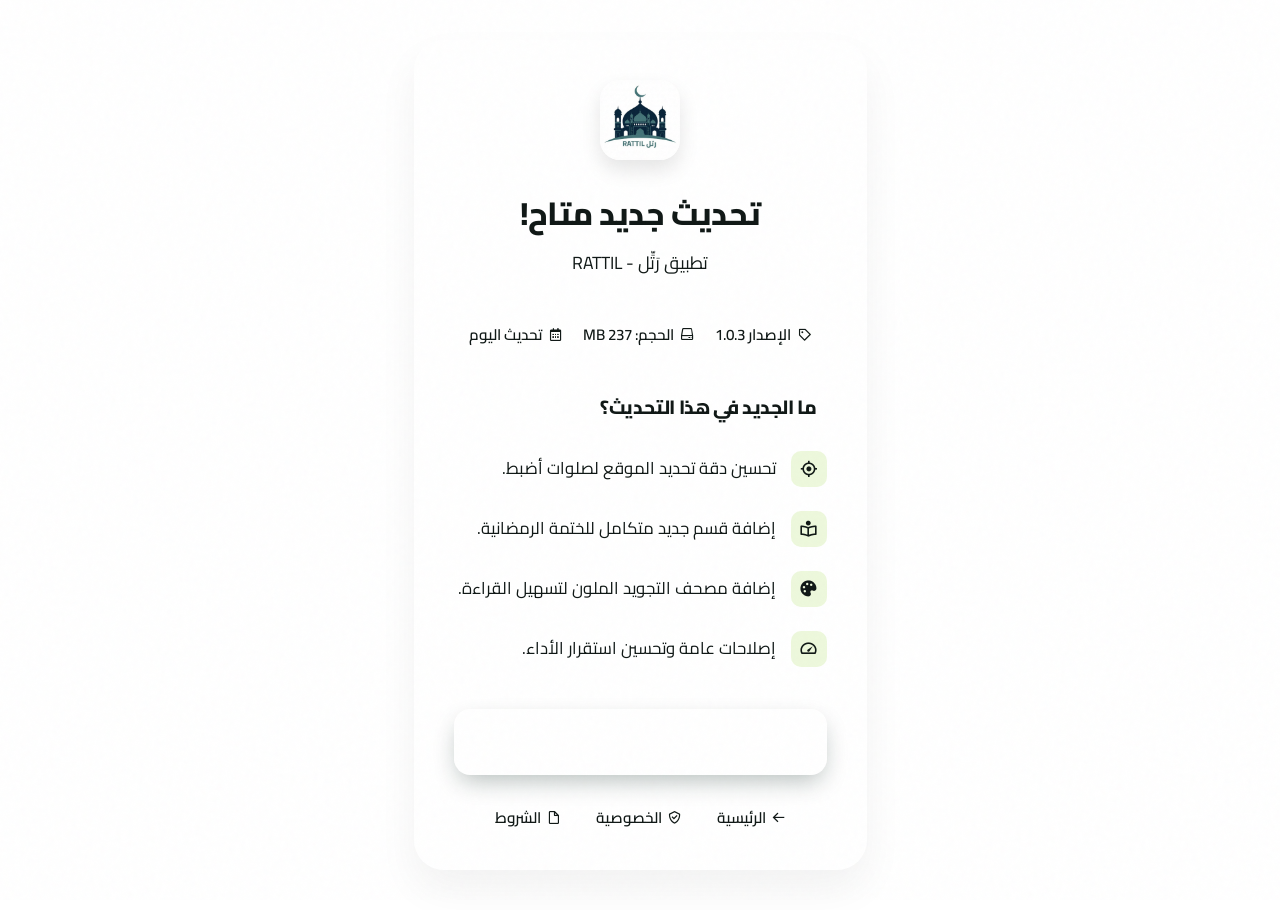
<file: update.html>
<!DOCTYPE html>
<html lang="ar" dir="rtl">

<head>
    <meta charset="UTF-8">
    <meta name="viewport" content="width=device-width, initial-scale=1.0">
    <title>تحديث تطبيق رَتِّل | RATTIL Update</title>
    <!-- Cairo Font -->
    <link href="https://fonts.googleapis.com/css2?family=Cairo:wght@400;500;600;700;800;900&display=swap" rel="stylesheet">
    <!-- FontAwesome -->
    <link rel="stylesheet" href="https://cdnjs.cloudflare.com/ajax/libs/font-awesome/6.4.0/css/all.min.css">
    <!-- Boxicons -->
    <link href='https://unpkg.com/boxicons@2.1.4/css/boxicons.min.css' rel='stylesheet'>
    <!-- Custom CSS -->
    <link rel="stylesheet" href="assets/css/style.css">
    <!-- Favicon -->
    <link rel="icon" href="assets/images/rattil logo transparent.png" type="image/png">
    <style>
        .update-page {
            display: flex;
            align-items: center;
            justify-content: center;
            min-height: 100vh;
            background: var(--bg-color);
            padding: 40px 20px;
        }

        .update-card {
            background: var(--card-bg);
            border: 1px solid var(--border-color);
            border-radius: 30px;
            padding: 40px;
            max-width: 500px;
            width: 100%;
            text-align: center;
            box-shadow: 0 20px 40px rgba(0,0,0,0.05);
        }

        .update-logo {
            width: 80px;
            height: 80px;
            border-radius: 20px;
            margin-bottom: 20px;
            box-shadow: 0 10px 20px rgba(0,0,0,0.1);
        }

        .update-title {
            font-size: 2rem;
            color: var(--text-dark);
            margin-bottom: 8px;
        }

        .app-name {
            color: var(--text-gray);
            font-size: 1.1rem;
            margin-bottom: 30px;
        }

        .update-meta {
            display: flex;
            justify-content: center;
            gap: 20px;
            margin-bottom: 30px;
            background: var(--bg-color);
            padding: 15px;
            border-radius: 15px;
            border: 1px solid var(--border-color);
        }

        .meta-item {
            display: flex;
            align-items: center;
            gap: 6px;
            color: var(--text-gray);
            font-size: 0.95rem;
            font-weight: 600;
        }

        .update-features-container h3 {
            font-size: 1.2rem;
            color: var(--text-dark);
            text-align: right;
            margin-bottom: 15px;
            display: flex;
            align-items: center;
            gap: 10px;
        }

        .advanced-features-list {
            list-style: none;
            padding: 0;
            margin: 0 0 30px 0;
        }

        .advanced-features-list li {
            display: flex;
            align-items: center;
            justify-content: flex-start;
            text-align: right;
            gap: 15px;
            padding: 12px 0;
            border-bottom: 1px solid var(--border-color);
            color: var(--text-gray);
            font-size: 1.05rem;
        }
        .advanced-features-list li:last-child {
            border-bottom: none;
        }

        .feature-icon-box {
            background: rgba(132, 204, 22, 0.15); /* Accent lime with opacity */
            color: var(--accent-green);
            width: 36px;
            height: 36px;
            border-radius: 10px;
            display: flex;
            align-items: center;
            justify-content: center;
            font-size: 1.2rem;
            flex-shrink: 0;
        }

        .download-actions {
            margin-bottom: 20px;
        }
        
        .btn-glow {
            display: flex;
            align-items: center;
            justify-content: center;
            gap: 10px;
            width: 100%;
            padding: 16px;
            font-size: 1.2rem;
            background: var(--text-dark);
            color: #fff;
            border-radius: 16px;
            transition: all 0.3s ease;
        }
        
        .btn-glow:hover {
            transform: translateY(-2px);
            box-shadow: 0 15px 30px rgba(0,0,0,0.1);
        }

        .update-footer {
            display: flex;
            justify-content: center;
            gap: 20px;
            margin-top: 30px;
        }

        .back-home-link {
            color: var(--text-gray);
            font-size: 0.95rem;
            display: flex;
            align-items: center;
            gap: 5px;
            font-weight: 600;
        }
        
        .back-home-link:hover {
            color: var(--text-dark);
        }

        /* Mobile Responsiveness */
        @media (max-width: 480px) {
            .update-card {
                padding: 30px 20px;
                border-radius: 20px;
            }
            .update-logo {
                width: 70px;
                height: 70px;
            }
            .update-title {
                font-size: 1.6rem;
            }
            .app-name {
                font-size: 1rem;
                margin-bottom: 20px;
            }
            .update-meta {
                flex-direction: column;
                gap: 10px;
                padding: 10px;
            }
            .meta-item {
                justify-content: center;
            }
            .advanced-features-list li {
                font-size: 0.95rem;
                align-items: flex-start;
            }
            .feature-icon-box {
                width: 30px;
                height: 30px;
                font-size: 1rem;
            }
            .btn-glow {
                font-size: 1.1rem;
                padding: 14px;
            }
        }
    </style>
</head>

<body class="update-page">
    <div class="stars-bg"></div>

    <main class="update-main">
        <div class="container d-flex-center">
            <div class="update-card glass-card pull-up-animation">
                <div class="update-header">
                    <img src="assets/images/logoapp.png" alt="Rattil Logo" class="update-logo">
                    <div class="update-title-area">
                        <h1 class="update-title">تحديث جديد متاح!</h1>
                        <p class="app-name">تطبيق رَتِّل - RATTIL</p>
                    </div>
                </div>

                <div class="update-meta">
                    <div class="meta-item">
                        <i class='bx bx-purchase-tag'></i>
                        <span>الإصدار 1.0.3</span>
                    </div>
                    <div class="meta-item">
                        <i class='bx bx-hdd'></i>
                        <span>الحجم: 237 MB</span>
                    </div>
                    <div class="meta-item">
                        <i class='bx bx-calendar'></i>
                        <span>تحديث اليوم</span>
                    </div>
                </div>

                <div class="update-features-container">
                    <h3><i class='bx bx-sparkles'></i> ما الجديد في هذا التحديث؟</h3>
                    <ul class="advanced-features-list">
                        <li class="glass-btn">
                            <div class="feature-icon-box"><i class='bx bx-target-lock'></i></div>
                            <div class="feature-text">تحسين دقة تحديد الموقع لصلوات أضبط.</div>
                        </li>
                        <li class="glass-btn">
                            <div class="feature-icon-box"><i class='bx bx-book-reader'></i></div>
                            <div class="feature-text">إضافة قسم جديد متكامل للختمة الرمضانية.</div>
                        </li>
                        <li class="glass-btn">
                            <div class="feature-icon-box"><i class='bx bxs-palette'></i></div>
                            <div class="feature-text">إضافة مصحف التجويد الملون لتسهيل القراءة.</div>
                        </li>
                        <li class="glass-btn">
                            <div class="feature-icon-box"><i class='bx bx-tachometer'></i></div>
                            <div class="feature-text">إصلاحات عامة وتحسين استقرار الأداء.</div>
                        </li>
                    </ul>
                </div>

                <div class="download-actions">
                    <a href="https://github.com/esm234/rattil-web/releases/download/v1.0.3/rattil.apk"
                        class="btn btn-primary btn-glow btn-block pulse-btn" download>
                        تنزيل التحديث (APK) <i class='bx bxl-android'></i>
                    </a>
                </div>

                <div class="update-footer">
                    <a href="index.html" class="back-home-link" style="margin-left: 15px;"><i
                            class='bx bx-arrow-back'></i> الرئيسية</a>
                    <a href="privacy.html" class="back-home-link" style="margin-left: 15px;"><i
                            class='bx bx-check-shield'></i> الخصوصية</a>
                    <a href="terms.html" class="back-home-link"><i class='bx bx-file-blank'></i> الشروط</a>
                </div>
            </div>
        </div>
    </main>

</body>

</html>
</file>
<file: assets/css/style.css>
/* ==========================================================================
   RATTIL - High-Craft Editorial & Luxury Spiritual Design System
   ========================================================================== */

:root {
    /* Color Palette - Warm Alabaster, Deep Emerald & Muted Gold */
    --bg-main: #F7F6F2;
    --bg-surface: #FFFFFF;
    --bg-subtle: #EFECE6;
    
    --emerald-950: #061812;
    --emerald-900: #0A261D;
    --emerald-800: #11382B;
    
    --gold-500: #C8A97E;
    --gold-400: #DFC39D;
    --gold-glow: rgba(200, 169, 126, 0.22);
    
    --text-primary: #0F1715;
    --text-secondary: #525B58;
    --text-muted: #848E8A;
    
    --border-hairline: rgba(10, 38, 29, 0.08);
    --border-focus: rgba(200, 169, 126, 0.45);
    
    /* Shadows & Elevations */
    --shadow-sm: 0 4px 12px rgba(6, 24, 18, 0.03);
    --shadow-md: 0 16px 40px -8px rgba(6, 24, 18, 0.06), 0 4px 12px -2px rgba(6, 24, 18, 0.03);
    --shadow-lg: 0 32px 64px -12px rgba(6, 24, 18, 0.12);
    --shadow-inner: inset 0 1px 0 0 rgba(255, 255, 255, 0.8);
    
    /* Typography */
    --font-sans: 'Cairo', -apple-system, BlinkMacSystemFont, sans-serif;
    --font-serif: 'Amiri', serif;
    
    /* Transitions */
    --ease-out-expo: cubic-bezier(0.16, 1, 0.3, 1);
    --ease-spring: cubic-bezier(0.34, 1.56, 0.64, 1);
}

/* ------------------- Reset & Base ------------------- */
* {
    margin: 0;
    padding: 0;
    box-sizing: border-box;
    font-family: var(--font-sans);
    -webkit-font-smoothing: antialiased;
    -moz-osx-font-smoothing: grayscale;
}

html {
    scroll-behavior: smooth;
    overflow-x: hidden;
    width: 100%;
}

body {
    background-color: var(--bg-main);
    color: var(--text-primary);
    line-height: 1.65;
    overflow-x: hidden;
    width: 100%;
    position: relative;
}

/* Subtle Film Grain Texture to eliminate flat digital look */
body::before {
    content: "";
    position: fixed;
    inset: 0;
    width: 100%;
    height: 100%;
    background-image: url("data:image/svg+xml,%3Csvg viewBox='0 0 200 200' xmlns='http://www.w3.org/2000/svg'%3E%3Cfilter id='noiseFilter'%3E%3CfeTurbulence type='fractalNoise' baseFrequency='0.8' numOctaves='3' stitchTiles='stitch'/%3E%3C/filter%3E%3Crect width='100%25' height='100%25' filter='url(%23noiseFilter)' opacity='0.025'/%3E%3C/svg%3E");
    pointer-events: none;
    z-index: 9999;
}

a {
    text-decoration: none;
    color: inherit;
    outline: none;
}

.container {
    max-width: 1280px;
    margin: 0 auto;
    padding: 0 32px;
}

/* ------------------- Typography & Utilities ------------------- */
h1, h2, h3, h4 {
    font-weight: 800;
    color: var(--text-primary);
    letter-spacing: -0.02em;
}

.serif-accent {
    font-family: var(--font-serif);
    font-weight: 700;
    color: var(--emerald-800);
    position: relative;
    display: inline-block;
}

.text-center { text-align: center; }
.mx-auto { margin-left: auto; margin-right: auto; }
.justify-center { justify-content: center !important; }

.section-header {
    max-width: 680px;
    margin: 0 auto 64px;
    text-align: center;
}

.section-label {
    display: inline-flex;
    align-items: center;
    gap: 8px;
    padding: 6px 16px;
    background: var(--bg-surface);
    border: 1px solid var(--border-hairline);
    border-radius: 100px;
    font-size: 0.85rem;
    font-weight: 700;
    color: var(--emerald-900);
    margin-bottom: 20px;
    box-shadow: var(--shadow-sm);
}

.section-label::before {
    content: "";
    width: 6px;
    height: 6px;
    border-radius: 50%;
    background: var(--gold-500);
    box-shadow: 0 0 8px var(--gold-500);
}

.section-title {
    font-size: clamp(2.1rem, 4vw, 3.1rem);
    line-height: 1.25;
    margin-bottom: 16px;
}

.section-subtitle {
    font-size: 1.125rem;
    color: var(--text-secondary);
    line-height: 1.75;
}

/* ------------------- Buttons ------------------- */
.btn {
    display: inline-flex;
    align-items: center;
    justify-content: center;
    gap: 10px;
    padding: 13px 26px;
    border-radius: 14px;
    font-weight: 700;
    font-size: 0.98rem;
    transition: all 0.35s var(--ease-out-expo);
    cursor: pointer;
    border: 1px solid transparent;
    position: relative;
    overflow: hidden;
}

.btn-lg {
    padding: 16px 34px;
    font-size: 1.05rem;
    border-radius: 16px;
}

.btn-primary {
    background: var(--emerald-900);
    color: #FFFFFF;
    box-shadow: 0 10px 25px -5px rgba(10, 38, 29, 0.3), inset 0 1px 0 rgba(255, 255, 255, 0.15);
}

.btn-primary:hover {
    background: var(--emerald-800);
    transform: translateY(-2px);
    box-shadow: 0 18px 35px -5px rgba(10, 38, 29, 0.4), inset 0 1px 0 rgba(255, 255, 255, 0.25);
}

.btn-secondary {
    background: var(--bg-surface);
    color: var(--text-primary);
    border-color: var(--border-hairline);
    box-shadow: var(--shadow-sm);
}

.btn-secondary:hover {
    border-color: var(--gold-500);
    transform: translateY(-2px);
    box-shadow: var(--shadow-md);
}

.btn-gold {
    background: linear-gradient(135deg, var(--gold-400) 0%, var(--gold-500) 100%);
    color: var(--emerald-950);
    box-shadow: 0 10px 25px -5px rgba(200, 169, 126, 0.4);
}

.btn-gold:hover {
    transform: translateY(-2px);
    filter: brightness(1.05);
    box-shadow: 0 15px 30px -5px rgba(200, 169, 126, 0.55);
}

/* ------------------- Floating Glass Navbar ------------------- */
.navbar-wrapper {
    position: fixed;
    top: 20px;
    left: 0;
    right: 0;
    z-index: 1000;
    display: flex;
    justify-content: center;
    padding: 0 20px;
    pointer-events: none;
}

.navbar {
    pointer-events: auto;
    width: 100%;
    max-width: 1080px;
    background: rgba(255, 255, 255, 0.78);
    backdrop-filter: blur(20px) saturate(180%);
    -webkit-backdrop-filter: blur(20px) saturate(180%);
    border: 1px solid rgba(255, 255, 255, 0.9);
    box-shadow: 0 10px 30px -10px rgba(6, 24, 18, 0.08), 0 0 0 1px rgba(10, 38, 29, 0.05);
    border-radius: 100px;
    padding: 10px 20px 10px 12px;
    display: flex;
    justify-content: space-between;
    align-items: center;
    transition: all 0.4s var(--ease-out-expo);
}

.logo {
    display: flex;
    align-items: center;
    gap: 12px;
    padding-right: 8px;
}

.logo img {
    height: 42px;
    width: auto;
    object-fit: contain;
}

.logo-brand {
    font-weight: 900;
    font-size: 1.35rem;
    color: var(--emerald-900);
    letter-spacing: -0.03em;
}

.nav-links {
    display: flex;
    align-items: center;
    gap: 8px;
}

.nav-links a {
    color: var(--text-secondary);
    font-weight: 700;
    font-size: 0.92rem;
    padding: 8px 16px;
    border-radius: 100px;
    transition: all 0.25s ease;
}

.nav-links a:hover {
    color: var(--emerald-900);
    background: rgba(10, 38, 29, 0.04);
}

.nav-actions .btn {
    border-radius: 100px;
    padding: 10px 22px;
    font-size: 0.9rem;
}

/* ------------------- Architectural Hero Section ------------------- */
.luxique-hero {
    position: relative;
    padding: 165px 0 80px;
    display: flex;
    flex-direction: column;
    align-items: center;
    overflow: hidden;
}

/* Subtle Architectural Grid Background */
.hero-grid-bg {
    position: absolute;
    inset: 0;
    background-size: 56px 56px;
    background-image: 
        linear-gradient(to right, rgba(10, 38, 29, 0.035) 1px, transparent 1px),
        linear-gradient(to bottom, rgba(10, 38, 29, 0.035) 1px, transparent 1px);
    mask-image: radial-gradient(ellipse 70% 60% at 50% 35%, #000 30%, transparent 100%);
    -webkit-mask-image: radial-gradient(ellipse 70% 60% at 50% 35%, #000 30%, transparent 100%);
    z-index: -1;
}

.luxique-glow {
    position: absolute;
    border-radius: 50%;
    filter: blur(110px);
    z-index: -2;
    pointer-events: none;
}

.glow-1 {
    width: 600px;
    height: 600px;
    background: radial-gradient(circle, rgba(200, 169, 126, 0.28) 0%, transparent 70%);
    top: -100px;
    right: 10%;
}

.glow-2 {
    width: 550px;
    height: 550px;
    background: radial-gradient(circle, rgba(17, 56, 43, 0.12) 0%, transparent 70%);
    bottom: 10%;
    left: 10%;
}

.hero-content {
    max-width: 820px;
    margin: 0 auto;
    position: relative;
    z-index: 2;
    text-align: center;
}

.version-pill {
    display: inline-flex;
    align-items: center;
    gap: 10px;
    padding: 6px 16px 6px 8px;
    background: rgba(255, 255, 255, 0.85);
    border: 1px solid var(--border-hairline);
    border-radius: 100px;
    margin-bottom: 28px;
    box-shadow: var(--shadow-sm);
}

.version-badge {
    background: var(--emerald-900);
    color: var(--gold-400);
    font-size: 0.75rem;
    font-weight: 800;
    padding: 3px 10px;
    border-radius: 100px;
}

.version-text {
    font-size: 0.85rem;
    font-weight: 700;
    color: var(--text-secondary);
}

.hero-content h1 {
    font-size: clamp(2.6rem, 5.5vw, 4.4rem);
    line-height: 1.18;
    margin-bottom: 24px;
    color: var(--emerald-950);
}

.hero-desc {
    font-size: clamp(1.05rem, 1.8vw, 1.25rem);
    color: var(--text-secondary);
    margin: 0 auto 40px;
    max-width: 620px;
    line-height: 1.8;
}

.hero-buttons {
    display: flex;
    gap: 14px;
    margin-bottom: 64px;
    justify-content: center;
    flex-wrap: wrap;
}

/* Central Phone Visual & Glassmorphic Badges */
.hero-visual-center {
    position: relative;
    width: 100%;
    max-width: 1000px;
    display: flex;
    justify-content: center;
    align-items: center;
    margin-top: 10px;
}

/* Subtle Gold Aura Behind Phone */
.hero-visual-center::before {
    content: "";
    position: absolute;
    width: 520px;
    height: 520px;
    border-radius: 50%;
    background: radial-gradient(circle, rgba(200, 169, 126, 0.25) 0%, rgba(10, 38, 29, 0.03) 60%, transparent 75%);
    border: 1px solid rgba(200, 169, 126, 0.2);
    z-index: 0;
}

.phone-wrapper {
    position: relative;
    width: 100%;
    max-width: 760px;
    z-index: 2;
}

.main-phone-img {
    width: 100%;
    height: auto;
    object-fit: contain;
    display: block;
    -webkit-mask-image: radial-gradient(ellipse 80% 85% at 50% 45%, rgba(0,0,0,1) 55%, rgba(0,0,0,0) 95%);
    mask-image: radial-gradient(ellipse 80% 85% at 50% 45%, rgba(0,0,0,1) 55%, rgba(0,0,0,0) 95%);
    filter: drop-shadow(0 30px 60px rgba(6, 24, 18, 0.14));
}

/* Floating Context Pills instead of generic circles */
.float-card {
    position: absolute;
    background: rgba(255, 255, 255, 0.88);
    backdrop-filter: blur(16px);
    -webkit-backdrop-filter: blur(16px);
    border: 1px solid rgba(255, 255, 255, 0.95);
    padding: 12px 18px;
    border-radius: 20px;
    display: flex;
    align-items: center;
    gap: 12px;
    box-shadow: 0 20px 40px -10px rgba(6, 24, 18, 0.1), 0 0 0 1px rgba(10, 38, 29, 0.05);
    z-index: 3;
    animation: floating 5s ease-in-out infinite;
}

.float-card-icon {
    width: 40px;
    height: 40px;
    border-radius: 12px;
    background: var(--emerald-900);
    color: var(--gold-400);
    display: flex;
    align-items: center;
    justify-content: center;
    font-size: 1.1rem;
    flex-shrink: 0;
}

.float-card-text {
    display: flex;
    flex-direction: column;
    text-align: right;
}

.float-card-text strong {
    font-size: 0.88rem;
    color: var(--text-primary);
    line-height: 1.2;
}

.float-card-text span {
    font-size: 0.75rem;
    color: var(--text-muted);
    font-weight: 600;
}

.float-pos-1 { top: 12%; right: 4%; animation-delay: 0s; }
.float-pos-2 { top: 22%; left: 4%; animation-delay: 1.2s; }
.float-pos-3 { bottom: 20%; right: 8%; animation-delay: 2.4s; }
.float-pos-4 { bottom: 14%; left: 8%; animation-delay: 3.6s; }

@keyframes floating {
    0%, 100% { transform: translateY(0px); }
    50% { transform: translateY(-10px); }
}

/* ------------------- Prayer Times Widget Section ------------------- */
.prayers-section {
    padding: 100px 0;
    position: relative;
}

.prayer-row {
    display: grid;
    grid-template-columns: repeat(6, 1fr);
    gap: 16px;
    align-items: stretch;
}

.prayer-card {
    background: var(--bg-surface);
    border-radius: 26px;
    padding: 28px 20px;
    display: flex;
    flex-direction: column;
    align-items: center;
    justify-content: space-between;
    gap: 16px;
    border: 1px solid var(--border-hairline);
    box-shadow: var(--shadow-sm);
    transition: all 0.35s var(--ease-out-expo);
    position: relative;
    overflow: hidden;
}

.prayer-card:hover {
    transform: translateY(-6px);
    box-shadow: var(--shadow-md);
    border-color: var(--border-focus);
}

.prayer-card .p-icon-wrap {
    width: 48px;
    height: 48px;
    border-radius: 16px;
    background: var(--bg-main);
    display: flex;
    align-items: center;
    justify-content: center;
    color: var(--emerald-800);
    font-size: 1.3rem;
    transition: all 0.3s ease;
}

.prayer-card:hover .p-icon-wrap {
    background: var(--emerald-900);
    color: var(--gold-400);
}

.prayer-card .p-name {
    font-weight: 800;
    color: var(--text-primary);
    font-size: 1.15rem;
}

.prayer-card .p-time {
    font-size: 1.05rem;
    font-weight: 700;
    color: var(--text-secondary);
    background: var(--bg-main);
    padding: 4px 14px;
    border-radius: 100px;
    direction: ltr;
}

/* Active Prayer Card (Spanning 2 columns on desktop) */
.active-card-light {
    grid-column: span 2;
    background: linear-gradient(145deg, var(--emerald-900) 0%, var(--emerald-950) 100%);
    color: #FFFFFF;
    border: 1px solid rgba(200, 169, 126, 0.3);
    align-items: stretch;
    justify-content: space-between;
    padding: 32px;
    box-shadow: 0 24px 48px -12px rgba(6, 24, 18, 0.28);
}

.active-card-light::before {
    content: "";
    position: absolute;
    width: 240px;
    height: 240px;
    background: radial-gradient(circle, rgba(200, 169, 126, 0.22) 0%, transparent 70%);
    top: -60px;
    left: -60px;
    pointer-events: none;
}

.active-header {
    display: flex;
    justify-content: space-between;
    align-items: center;
    width: 100%;
}

.active-header .p-name {
    color: #FFFFFF;
    font-size: 1.5rem;
}

.active-tag {
    background: rgba(200, 169, 126, 0.18);
    border: 1px solid rgba(200, 169, 126, 0.4);
    color: var(--gold-400);
    padding: 5px 14px;
    border-radius: 100px;
    font-size: 0.8rem;
    font-weight: 800;
    display: inline-flex;
    align-items: center;
    gap: 6px;
}

.active-tag::before {
    content: "";
    width: 6px;
    height: 6px;
    border-radius: 50%;
    background: var(--gold-400);
    animation: pulseDot 1.5s infinite;
}

@keyframes pulseDot {
    0%, 100% { opacity: 1; transform: scale(1); }
    50% { opacity: 0.4; transform: scale(1.4); }
}

.active-timer {
    text-align: center;
    margin: 20px 0;
}

.active-timer .countdown {
    font-size: 2.75rem;
    color: var(--gold-400);
    font-weight: 900;
    letter-spacing: 0.04em;
    line-height: 1;
    display: block;
    direction: ltr;
    font-variant-numeric: tabular-nums;
}

.active-footer {
    display: flex;
    justify-content: space-between;
    align-items: center;
    border-top: 1px solid rgba(255, 255, 255, 0.1);
    padding-top: 16px;
}

.active-footer span {
    font-weight: 600;
    font-size: 0.9rem;
    color: rgba(255, 255, 255, 0.65);
}

.active-footer .p-time {
    background: rgba(255, 255, 255, 0.1);
    color: #FFFFFF;
    font-size: 1.05rem;
}

/* ------------------- Bento Grid Features Section ------------------- */
.features-section {
    padding: 110px 0;
}

.features-grid {
    display: grid;
    grid-template-columns: repeat(12, 1fr);
    gap: 20px;
}

.feature-card {
    grid-column: span 3;
    background: var(--bg-surface);
    border-radius: 28px;
    padding: 32px;
    display: flex;
    flex-direction: column;
    justify-content: space-between;
    border: 1px solid var(--border-hairline);
    box-shadow: var(--shadow-sm);
    transition: all 0.4s var(--ease-out-expo);
    position: relative;
    overflow: hidden;
}

/* Bento Spanning Variations for Visual Rhythm */
.feature-card.bento-wide {
    grid-column: span 6;
    background: linear-gradient(135deg, #FFFFFF 0%, #F9F7F3 100%);
}

.feature-card:hover {
    transform: translateY(-5px);
    box-shadow: var(--shadow-md);
    border-color: var(--border-focus);
}

.highlighted-card {
    background: var(--emerald-900);
    color: #FFFFFF;
    border-color: var(--emerald-800);
}

.highlighted-card::after {
    content: "";
    position: absolute;
    width: 220px;
    height: 220px;
    background: radial-gradient(circle, rgba(200, 169, 126, 0.2) 0%, transparent 70%);
    bottom: -80px;
    left: -80px;
    pointer-events: none;
}

.feat-top {
    display: flex;
    justify-content: space-between;
    align-items: flex-start;
    margin-bottom: 28px;
}

.feat-icon {
    width: 56px;
    height: 56px;
    border-radius: 18px;
    background: var(--bg-main);
    border: 1px solid var(--border-hairline);
    display: flex;
    align-items: center;
    justify-content: center;
    transition: transform 0.35s var(--ease-spring);
}

.feature-card:hover .feat-icon {
    transform: scale(1.08) rotate(-4deg);
}

.highlighted-card .feat-icon {
    background: rgba(255, 255, 255, 0.1);
    border-color: rgba(255, 255, 255, 0.15);
}

.feat-badge {
    font-size: 0.75rem;
    font-weight: 800;
    padding: 4px 12px;
    border-radius: 100px;
    background: var(--bg-subtle);
    color: var(--emerald-900);
}

.highlighted-card .feat-badge {
    background: var(--gold-500);
    color: var(--emerald-950);
}

.feature-card h3 {
    font-size: 1.35rem;
    margin-bottom: 10px;
}

.highlighted-card h3 {
    color: #FFFFFF;
}

.feature-card p {
    color: var(--text-secondary);
    font-size: 0.98rem;
    line-height: 1.7;
}

.highlighted-card p {
    color: rgba(255, 255, 255, 0.78);
}

/* ------------------- App Showcase Section (Editorial Pedestals) ------------------- */
.showcase-section {
    padding: 110px 0;
    border-top: 1px solid var(--border-hairline);
}

.showcase-row {
    display: grid;
    grid-template-columns: 1fr 1.15fr;
    align-items: center;
    gap: 72px;
    margin-top: 96px;
}

.showcase-row.reversed {
    grid-template-columns: 1.15fr 1fr;
}

.showcase-row.reversed .sc-content {
    order: 2;
}

.showcase-row.reversed .sc-visual {
    order: 1;
}

.sc-content {
    max-width: 480px;
}

.sc-step {
    font-family: var(--font-serif);
    font-size: 1.1rem;
    color: var(--gold-500);
    font-weight: 700;
    margin-bottom: 12px;
    display: block;
}

.sc-content h3 {
    font-size: clamp(1.85rem, 3vw, 2.4rem);
    margin-bottom: 20px;
    color: var(--emerald-950);
    line-height: 1.3;
}

.sc-content p {
    font-size: 1.1rem;
    color: var(--text-secondary);
    line-height: 1.85;
    margin-bottom: 28px;
}

.sc-highlights {
    list-style: none;
    display: flex;
    flex-direction: column;
    gap: 12px;
}

.sc-highlights li {
    display: flex;
    align-items: center;
    gap: 12px;
    font-weight: 700;
    font-size: 0.95rem;
    color: var(--text-primary);
}

.sc-highlights li i {
    width: 24px;
    height: 24px;
    border-radius: 50%;
    background: rgba(10, 38, 29, 0.08);
    color: var(--emerald-900);
    display: flex;
    align-items: center;
    justify-content: center;
    font-size: 0.75rem;
}

/* Visual Stage Pedestal */
.sc-visual {
    position: relative;
    background: linear-gradient(145deg, #FFFFFF 0%, var(--bg-subtle) 100%);
    border: 1px solid var(--border-hairline);
    border-radius: 40px;
    padding: 48px 32px;
    display: flex;
    justify-content: center;
    align-items: center;
    box-shadow: var(--shadow-md), var(--shadow-inner);
    overflow: hidden;
}

.sc-visual::before {
    content: "";
    position: absolute;
    width: 340px;
    height: 340px;
    background: radial-gradient(circle, var(--gold-glow) 0%, transparent 70%);
    border-radius: 50%;
    z-index: 0;
}

.sc-visual .mockup-img {
    position: relative;
    z-index: 1;
    width: 100%;
    max-width: 440px;
    height: auto;
    transition: transform 0.6s var(--ease-out-expo), filter 0.6s ease;
    filter: drop-shadow(0 25px 45px rgba(6, 24, 18, 0.14));
}

.sc-visual:hover .mockup-img {
    transform: translateY(-10px) scale(1.03);
    filter: drop-shadow(0 35px 60px rgba(6, 24, 18, 0.2));
}

/* ------------------- Audio Studio Player Section ------------------- */
.audio-section {
    padding: 110px 0;
    border-top: 1px solid var(--border-hairline);
}

.audio-container {
    display: grid;
    grid-template-columns: 1.65fr 1fr;
    gap: 28px;
    align-items: stretch;
}

.light-glass {
    background: var(--bg-surface);
    border-radius: 36px;
    padding: 36px;
    border: 1px solid var(--border-hairline);
    box-shadow: var(--shadow-md);
}

.reader-tabs {
    display: flex;
    gap: 14px;
    margin-bottom: 28px;
    border-bottom: 1px solid var(--border-hairline);
    padding-bottom: 24px;
    overflow-x: auto;
    scrollbar-width: none;
}

.reader-tabs::-webkit-scrollbar { display: none; }

.tab {
    display: flex;
    align-items: center;
    gap: 12px;
    cursor: pointer;
    padding: 8px 16px 8px 8px;
    border-radius: 100px;
    border: 1px solid var(--border-hairline);
    background: var(--bg-main);
    transition: all 0.3s var(--ease-out-expo);
    flex-shrink: 0;
}

.tab:hover {
    border-color: var(--gold-500);
    background: var(--bg-surface);
}

.tab.active {
    background: var(--emerald-900);
    border-color: var(--emerald-900);
    box-shadow: 0 8px 20px -4px rgba(10, 38, 29, 0.25);
}

.tab img {
    width: 42px;
    height: 42px;
    border-radius: 50%;
    object-fit: cover;
    border: 2px solid transparent;
}

.tab.active img {
    border-color: var(--gold-400);
}

.tab span {
    font-weight: 700;
    color: var(--text-primary);
    font-size: 0.9rem;
    white-space: nowrap;
}

.tab.active span {
    color: #FFFFFF;
}

.surah-list {
    display: flex;
    flex-direction: column;
    gap: 10px;
    max-height: 370px;
    overflow-y: auto;
    padding-left: 4px;
}

.surah-list::-webkit-scrollbar {
    width: 5px;
}

.surah-list::-webkit-scrollbar-thumb {
    background: var(--border-hairline);
    border-radius: 10px;
}

.surah-item {
    display: flex;
    align-items: center;
    justify-content: space-between;
    padding: 14px 18px;
    border-radius: 20px;
    cursor: pointer;
    border: 1px solid transparent;
    background: var(--bg-main);
    transition: all 0.25s ease;
}

.surah-item:hover {
    background: var(--bg-surface);
    border-color: var(--border-hairline);
    transform: translateX(-4px);
}

.surah-item.active {
    background: var(--bg-surface);
    border-color: var(--gold-500);
    box-shadow: var(--shadow-sm);
}

.s-info-box {
    display: flex;
    align-items: center;
    gap: 16px;
}

.s-num {
    width: 44px;
    height: 44px;
    border-radius: 14px;
    background: var(--bg-surface);
    border: 1px solid var(--border-hairline);
    display: flex;
    align-items: center;
    justify-content: center;
    color: var(--text-secondary);
    font-size: 0.92rem;
    font-weight: 800;
    transition: all 0.25s ease;
}

.surah-item.active .s-num {
    background: var(--emerald-900);
    color: var(--gold-400);
    border-color: var(--emerald-900);
}

.s-texts {
    display: flex;
    flex-direction: column;
}

.s-name {
    font-size: 1.05rem;
    font-weight: 800;
    color: var(--text-primary);
}

.s-type {
    font-size: 0.8rem;
    color: var(--text-muted);
    font-weight: 600;
}

.s-time {
    font-size: 0.9rem;
    color: var(--text-secondary);
    font-weight: 700;
    direction: ltr;
    font-variant-numeric: tabular-nums;
}

/* Dark Studio Player Card */
.player-box {
    background: linear-gradient(160deg, var(--emerald-900) 0%, var(--emerald-950) 100%);
    color: #FFFFFF;
    display: flex;
    flex-direction: column;
    justify-content: space-between;
    align-items: center;
    position: relative;
    overflow: hidden;
    border-color: rgba(200, 169, 126, 0.25);
}

.light-album {
    width: 100%;
    max-width: 240px;
    aspect-ratio: 1;
    border-radius: 28px;
    position: relative;
    overflow: hidden;
    margin-bottom: 24px;
    box-shadow: 0 20px 40px rgba(0, 0, 0, 0.35);
    border: 2px solid rgba(200, 169, 126, 0.35);
    transition: all 0.4s var(--ease-out-expo);
}

/* Animated Soundwave Indicator inside Album */
.soundwave {
    position: absolute;
    bottom: 14px;
    right: 14px;
    background: rgba(6, 24, 18, 0.75);
    backdrop-filter: blur(8px);
    padding: 6px 10px;
    border-radius: 100px;
    display: flex;
    align-items: flex-end;
    gap: 3px;
    height: 26px;
    z-index: 2;
}

.soundwave span {
    width: 3px;
    background: var(--gold-400);
    border-radius: 2px;
    height: 6px;
    transition: height 0.2s ease;
}

.player-box.is-playing .soundwave span:nth-child(1) { animation: wave 0.8s infinite ease-in-out 0.1s; }
.player-box.is-playing .soundwave span:nth-child(2) { animation: wave 0.8s infinite ease-in-out 0.3s; }
.player-box.is-playing .soundwave span:nth-child(3) { animation: wave 0.8s infinite ease-in-out 0.2s; }
.player-box.is-playing .soundwave span:nth-child(4) { animation: wave 0.8s infinite ease-in-out 0.4s; }

@keyframes wave {
    0%, 100% { height: 5px; }
    50% { height: 14px; }
}

.player-details h4 {
    color: #FFFFFF;
    font-size: 1.4rem;
    margin-bottom: 4px;
}

.player-details p {
    color: var(--gold-400) !important;
    font-size: 0.95rem;
    font-weight: 600;
}

.player-progress {
    width: 100%;
    margin: 20px 0;
}

.progress-track {
    width: 100%;
    height: 6px;
    background: rgba(255, 255, 255, 0.12);
    border-radius: 10px;
    margin-bottom: 10px;
    cursor: pointer;
    position: relative;
    overflow: hidden;
}

.progress-fill {
    width: 0%;
    height: 100%;
    background: linear-gradient(90deg, var(--gold-400), var(--gold-500));
    border-radius: 10px;
    transition: width 0.15s linear;
}

.time-flex {
    display: flex;
    justify-content: space-between;
    font-size: 0.8rem;
    color: rgba(255, 255, 255, 0.6);
    font-weight: 700;
    direction: ltr;
    font-variant-numeric: tabular-nums;
}

.player-controls {
    display: flex;
    align-items: center;
    gap: 28px;
    direction: ltr;
}

.player-controls button {
    background: none;
    border: none;
    font-size: 1.35rem;
    cursor: pointer;
    color: rgba(255, 255, 255, 0.75);
    transition: all 0.2s ease;
}

.player-controls button:hover {
    color: #FFFFFF;
    transform: scale(1.08);
}

.play-btn {
    width: 64px;
    height: 64px;
    background: var(--gold-500) !important;
    color: var(--emerald-950) !important;
    border-radius: 50%;
    font-size: 1.5rem !important;
    display: flex;
    align-items: center;
    justify-content: center;
    box-shadow: 0 10px 25px rgba(200, 169, 126, 0.35);
}

/* ------------------- Smooth FAQ Accordion ------------------- */
.faq-section {
    padding: 110px 0;
    border-top: 1px solid var(--border-hairline);
}

.faq-list {
    max-width: 820px;
    margin: 0 auto;
    display: flex;
    flex-direction: column;
    gap: 16px;
}

.faq-item {
    background: var(--bg-surface);
    border: 1px solid var(--border-hairline);
    border-radius: 24px;
    padding: 24px 28px;
    transition: all 0.35s var(--ease-out-expo);
}

.faq-item.active {
    border-color: var(--gold-500);
    box-shadow: var(--shadow-md);
}

.faq-header {
    display: flex;
    align-items: center;
    gap: 20px;
    cursor: pointer;
    user-select: none;
}

.faq-num {
    font-size: 0.85rem;
    font-weight: 800;
    background: var(--bg-main);
    color: var(--emerald-900);
    border-radius: 12px;
    width: 38px;
    height: 38px;
    display: flex;
    align-items: center;
    justify-content: center;
    flex-shrink: 0;
    transition: all 0.3s ease;
}

.faq-item.active .faq-num {
    background: var(--emerald-900);
    color: var(--gold-400);
}

.faq-question {
    font-size: 1.15rem;
    flex-grow: 1;
    font-weight: 800;
    color: var(--text-primary);
}

.faq-toggle {
    width: 36px;
    height: 36px;
    border-radius: 50%;
    background: var(--bg-main);
    border: none;
    font-size: 0.9rem;
    cursor: pointer;
    display: flex;
    align-items: center;
    justify-content: center;
    color: var(--text-primary);
    transition: all 0.35s var(--ease-out-expo);
}

.faq-item.active .faq-toggle {
    background: var(--gold-500);
    color: var(--emerald-950);
    transform: rotate(180deg);
}

.faq-body {
    max-height: 0;
    overflow: hidden;
    transition: max-height 0.4s var(--ease-out-expo), padding 0.4s ease, opacity 0.3s ease;
    opacity: 0;
    padding: 0 58px 0 0;
    color: var(--text-secondary);
    line-height: 1.8;
}

.faq-item.active .faq-body {
    max-height: 240px;
    opacity: 1;
    padding-top: 16px;
}

/* ------------------- Luxury Bottom CTA ------------------- */
.bottom-cta {
    padding: 60px 0 100px;
}

.cta-inner {
    background: linear-gradient(135deg, var(--emerald-900) 0%, var(--emerald-950) 100%);
    padding: 64px 72px;
    border-radius: 40px;
    box-shadow: var(--shadow-lg);
    display: flex;
    align-items: center;
    justify-content: space-between;
    position: relative;
    overflow: hidden;
    border: 1px solid rgba(200, 169, 126, 0.3);
}

.cta-inner::before {
    content: "";
    position: absolute;
    width: 500px;
    height: 500px;
    background: radial-gradient(circle, rgba(200, 169, 126, 0.2) 0%, transparent 70%);
    left: -120px;
    bottom: -180px;
    pointer-events: none;
}

.cta-content {
    max-width: 540px;
    position: relative;
    z-index: 2;
}

.cta-inner h2 {
    font-size: clamp(2rem, 3.8vw, 3rem);
    color: #FFFFFF;
    margin-bottom: 16px;
    line-height: 1.25;
}

.cta-content p {
    color: rgba(255, 255, 255, 0.78);
    margin-bottom: 32px;
    font-size: 1.1rem;
    line-height: 1.8;
}

.cta-visual {
    position: relative;
    z-index: 2;
    display: flex;
    justify-content: center;
    align-items: center;
}

.cta-visual img {
    width: 100%;
    max-width: 210px;
    height: auto;
    filter: drop-shadow(0 20px 35px rgba(0, 0, 0, 0.3));
    transition: transform 0.5s var(--ease-out-expo);
}

.cta-inner:hover .cta-visual img {
    transform: translateY(-8px) scale(1.04);
}

/* ------------------- Footer ------------------- */
.footer {
    padding: 48px 0 36px;
    border-top: 1px solid var(--border-hairline);
}

.footer-top {
    display: flex;
    justify-content: space-between;
    align-items: center;
    margin-bottom: 36px;
}

.footer-links {
    display: flex;
    gap: 32px;
}

.footer-links a {
    color: var(--text-secondary);
    font-weight: 700;
    font-size: 0.95rem;
    transition: color 0.2s ease;
}

.footer-links a:hover {
    color: var(--emerald-900);
}

.footer-bottom {
    text-align: center;
    color: var(--text-muted);
    font-size: 0.88rem;
    padding-top: 24px;
    border-top: 1px solid var(--border-hairline);
}

/* ------------------- Scroll Reveal Animations ------------------- */
.reveal, .reveal-left, .reveal-right, .reveal-scale {
    opacity: 0;
    transition: opacity 0.85s var(--ease-out-expo), transform 0.85s var(--ease-out-expo);
    will-change: opacity, transform;
}

.reveal { transform: translateY(36px); }
.reveal-left { transform: translateX(-40px); }
.reveal-right { transform: translateX(40px); }
.reveal-scale { transform: scale(0.94); }

.reveal.active, .reveal-left.active, .reveal-right.active, .reveal-scale.active {
    opacity: 1;
    transform: translate(0) scale(1);
}

.delay-1 { transition-delay: 0.08s; }
.delay-2 { transition-delay: 0.16s; }
.delay-3 { transition-delay: 0.24s; }
.delay-4 { transition-delay: 0.32s; }

/* ------------------- Responsive Breakpoints ------------------- */
@media (max-width: 1120px) {
    .prayer-row {
        grid-template-columns: repeat(3, 1fr);
    }
    .active-card-light {
        grid-column: span 3;
        order: -1;
    }
    .feature-card, .feature-card.bento-wide {
        grid-column: span 6;
    }
    .audio-container {
        grid-template-columns: 1fr;
    }
}

@media (max-width: 860px) {
    .showcase-row, .showcase-row.reversed {
        grid-template-columns: 1fr;
        gap: 40px;
        text-align: center;
    }
    .showcase-row.reversed .sc-content { order: 1; }
    .showcase-row.reversed .sc-visual { order: 2; }
    .sc-content { margin: 0 auto; }
    .sc-highlights { align-items: center; }
    .float-card { display: none; }
}

@media (max-width: 768px) {
    .container { padding: 0 20px; }
    .nav-links { display: none; }
    .luxique-hero { padding-top: 130px; }
    .hero-buttons { flex-direction: column; width: 100%; }
    .hero-buttons .btn { width: 100%; }
    .prayer-row { grid-template-columns: repeat(2, 1fr); }
    .active-card-light { grid-column: span 2; }
    .feature-card, .feature-card.bento-wide { grid-column: span 12; }
    .light-glass { padding: 24px; border-radius: 28px; }
    .cta-inner { flex-direction: column; padding: 40px 24px; text-align: center; gap: 32px; }
    .faq-body { padding-right: 0; }
    .footer-top { flex-direction: column; gap: 24px; text-align: center; }
    .footer-links { flex-wrap: wrap; justify-content: center; gap: 20px; }
}
</file>
